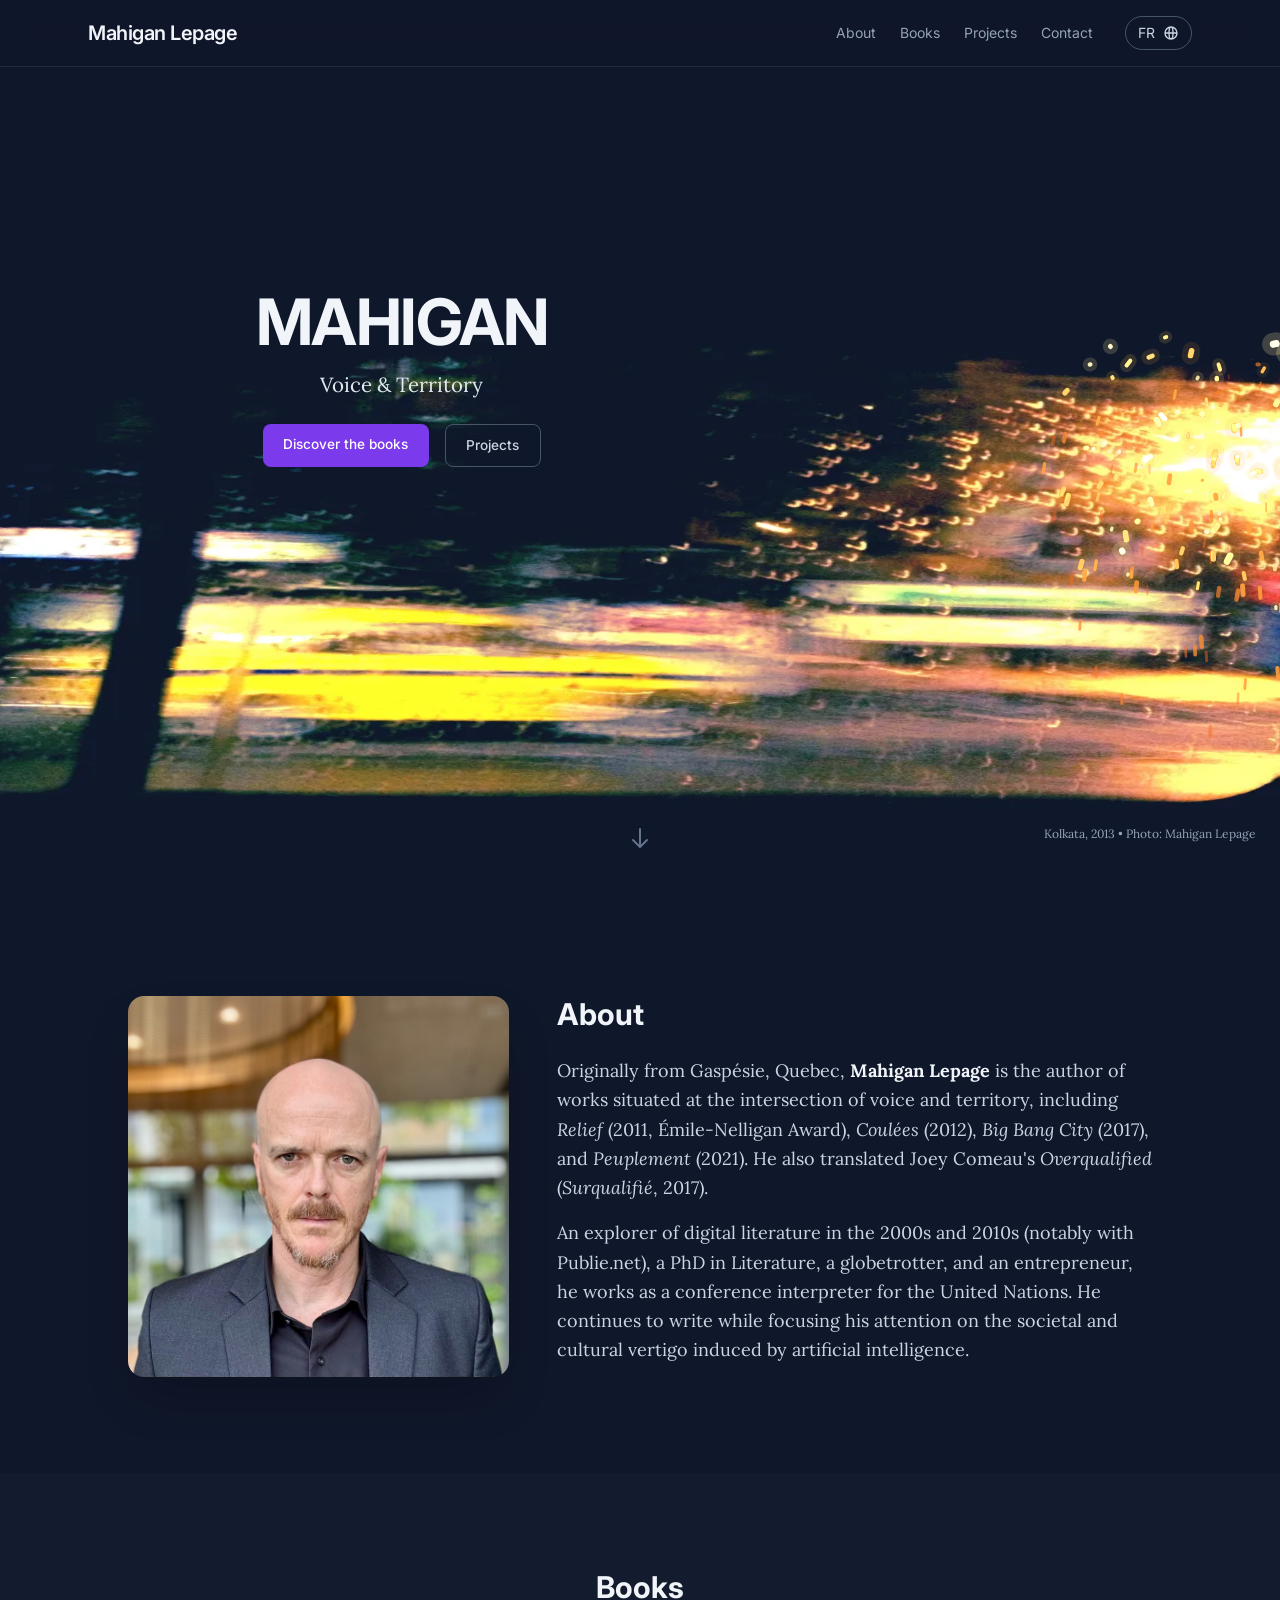
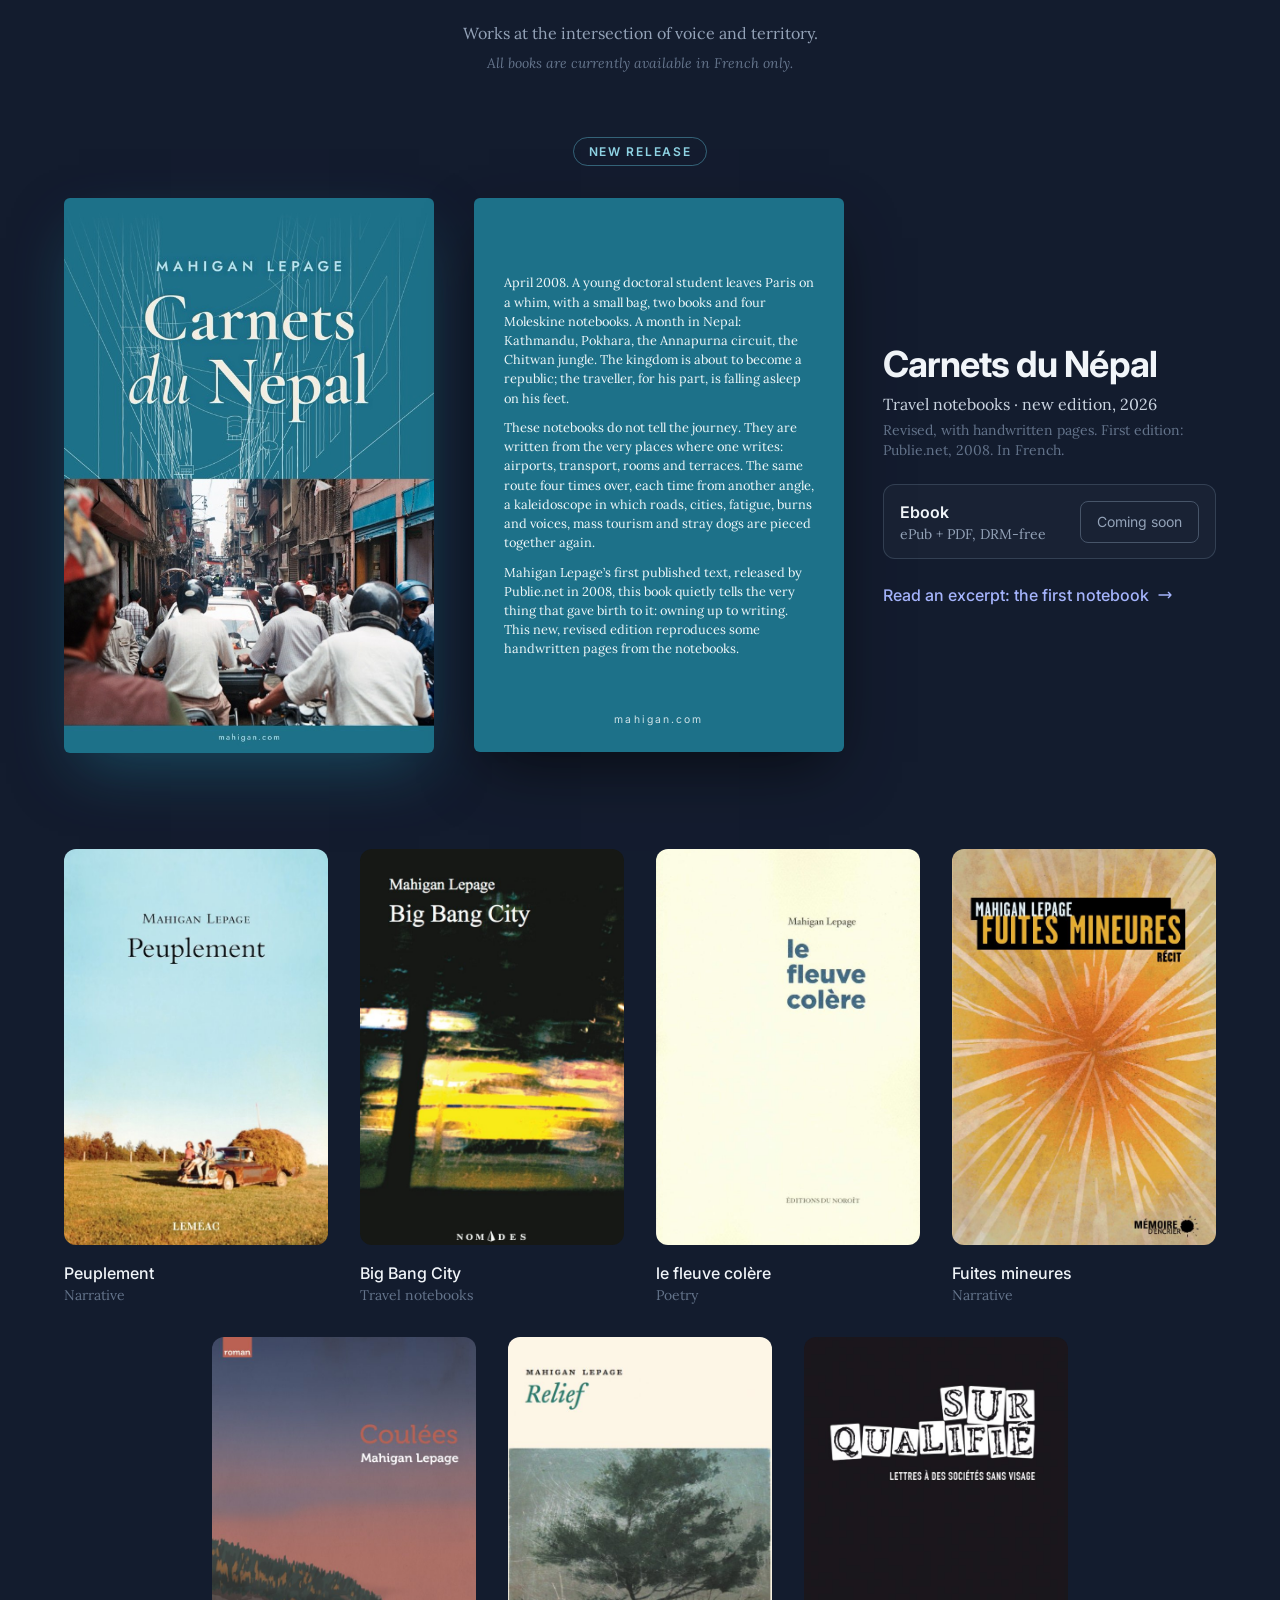
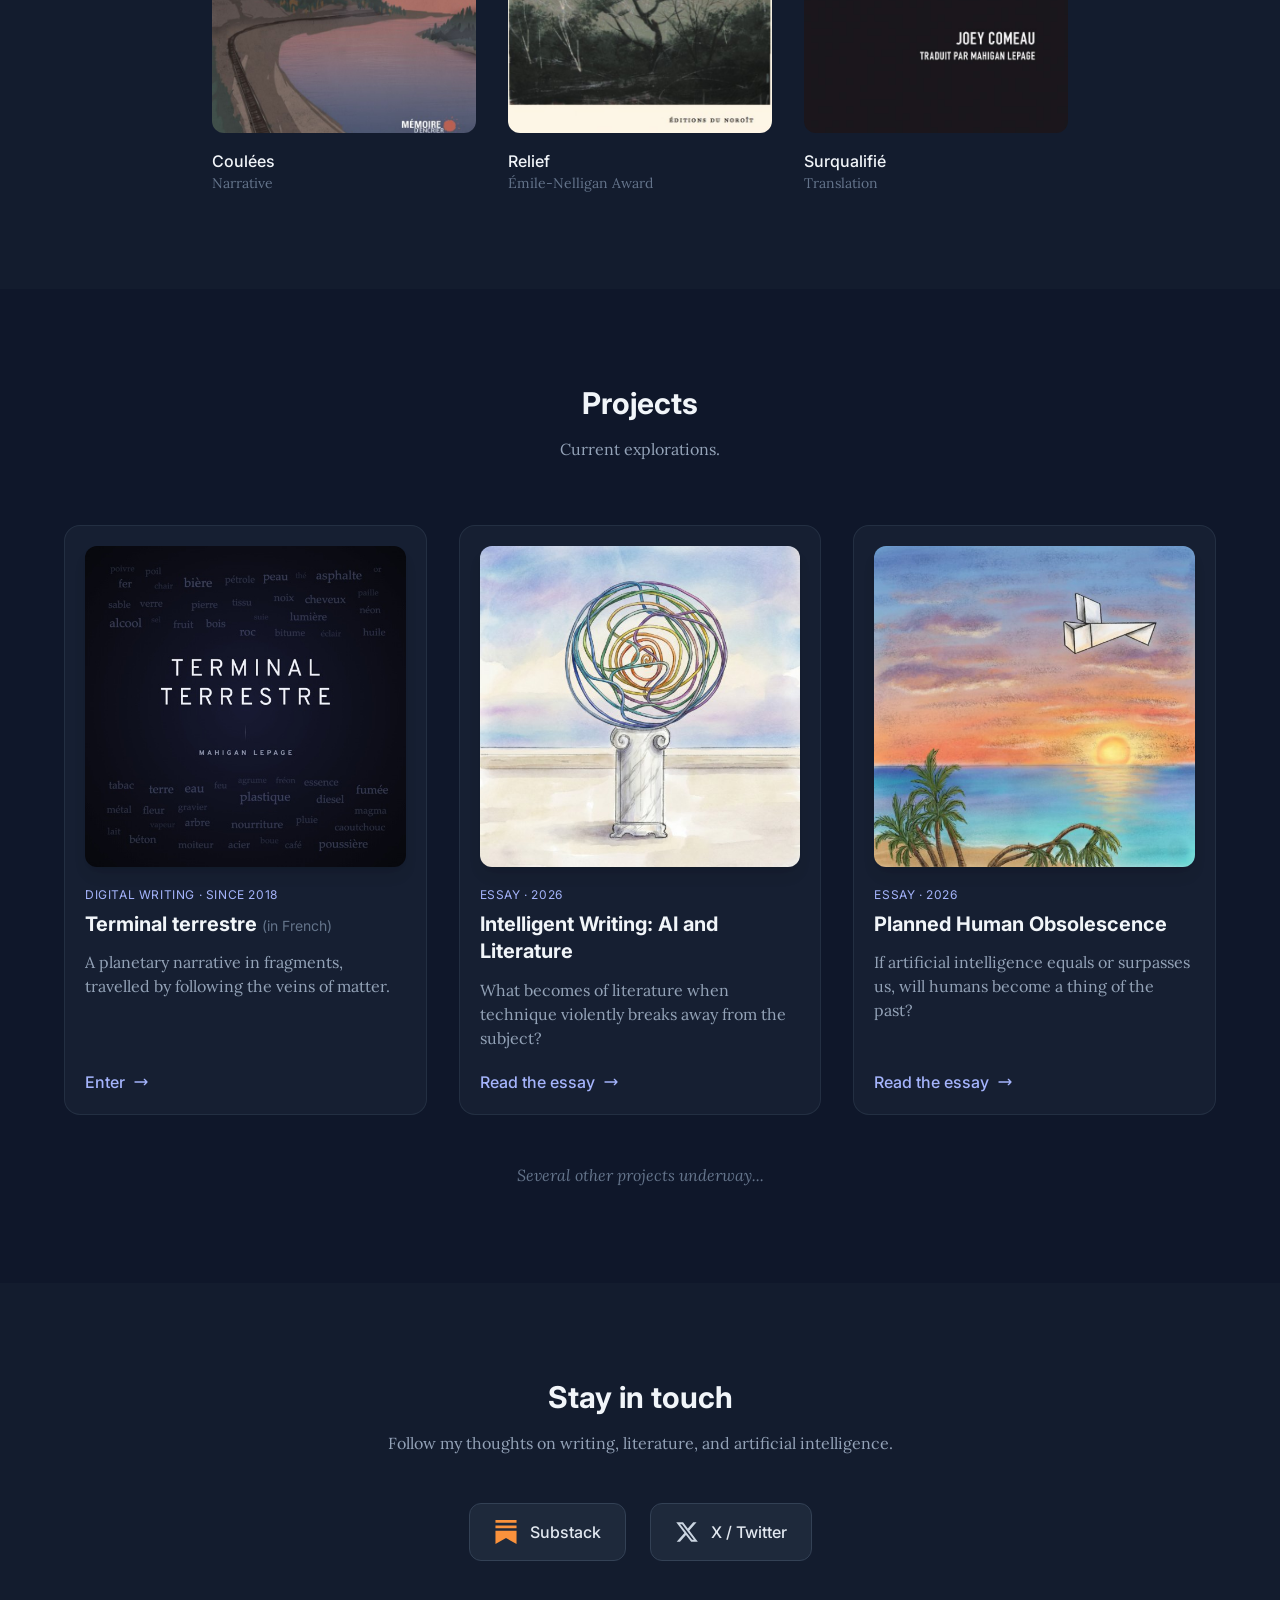
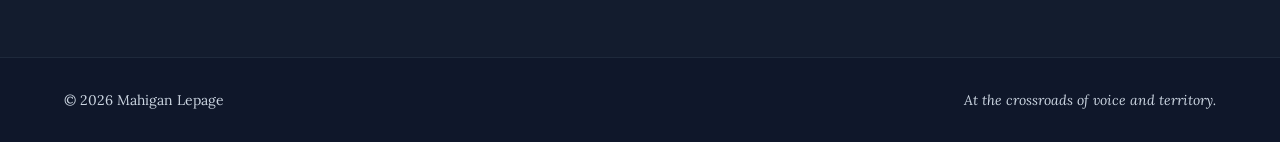
<file: index.html>
<!DOCTYPE html>
<html lang="fr" class="scroll-smooth">
<head>
    <meta charset="UTF-8">
    <meta name="viewport" content="width=device-width, initial-scale=1.0">
    <title>Mahigan Lepage, écrivain | voix et territoires</title>
    <meta name="description" content="Mahigan Lepage, écrivain québécois originaire de la Gaspésie : récits au croisement de la voix et du territoire. Relief (prix Émile-Nelligan), Coulées, Big Bang City, Peuplement.">
    <meta name="author" content="Mahigan Lepage">
    <meta name="robots" content="index, follow, max-image-preview:large">
    <meta name="theme-color" content="#0f172a">
    <link rel="canonical" href="https://mahigan.com/">
    <!-- Partage (Facebook, LinkedIn, X, Bluesky, messageries) -->
    <meta property="og:site_name" content="Mahigan Lepage">
    <meta property="og:locale" content="fr_CA">
    <meta property="og:locale:alternate" content="en_US">
    <meta property="og:type" content="profile">
    <meta property="profile:first_name" content="Mahigan">
    <meta property="profile:last_name" content="Lepage">
    <meta property="og:url" content="https://mahigan.com/">
    <meta property="og:title" content="Mahigan Lepage | voix et territoires">
    <meta property="og:description" content="Écrivain québécois originaire de la Gaspésie. Récits au croisement de la voix et du territoire : Relief (prix Émile-Nelligan), Coulées, Fuites mineures, Big Bang City, Peuplement.">
    <meta property="og:image" content="https://mahigan.com/assets/partage.jpg">
    <meta property="og:image:type" content="image/jpeg">
    <meta property="og:image:width" content="1200">
    <meta property="og:image:height" content="630">
    <meta property="og:image:alt" content="MAHIGAN — Voix &amp; territoires, sur une photo de nuit à Kolkata : un taxi jaune filé derrière une vitre mouillée">
    <meta name="twitter:card" content="summary_large_image">
    <meta name="twitter:creator" content="@mahiganL">
    <meta name="twitter:title" content="Mahigan Lepage | voix et territoires">
    <meta name="twitter:description" content="Écrivain québécois : récits au croisement de la voix et du territoire. Relief (prix Émile-Nelligan), Coulées, Big Bang City, Peuplement.">
    <meta name="twitter:image" content="https://mahigan.com/assets/partage.jpg">
    <meta name="twitter:image:alt" content="MAHIGAN — Voix &amp; territoires, sur une photo de nuit à Kolkata">

    <!-- Favicon -->
    <link rel="icon" type="image/png" sizes="192x192" href="assets/favicon/favicon-192.png">
    <link rel="apple-touch-icon" href="assets/favicon/apple-touch-icon.png">

    <!-- Google Fonts -->
    <link rel="preconnect" href="https://fonts.googleapis.com">
    <link rel="preconnect" href="https://fonts.gstatic.com" crossorigin>
    <link href="https://fonts.googleapis.com/css2?family=Inter:wght@300;400;500;600;700&family=Lora:ital,wght@0,400;0,500;0,600;1,400;1,500&display=swap" rel="stylesheet">

    <!-- Feuille Tailwind compilée (voir outils/tailwind.config.cjs pour la regénérer) -->
    <link rel="stylesheet" href="assets/site.css">

    <style>
        /* Custom styles */
        .glow {
            box-shadow: 0 0 60px rgba(99, 102, 241, 0.15);
        }

        .glow-hover:hover {
            box-shadow: 0 0 40px rgba(99, 102, 241, 0.2);
        }

        .text-gradient {
            background: linear-gradient(135deg, #e2e8f0 0%, #94a3b8 100%);
            -webkit-background-clip: text;
            -webkit-text-fill-color: transparent;
            background-clip: text;
        }

        .glass {
            background: rgba(15, 23, 42, 0.8);
            backdrop-filter: blur(12px);
            -webkit-backdrop-filter: blur(12px);
        }

        .hero-image {
            mask-image: linear-gradient(to bottom, black 70%, transparent 100%);
            -webkit-mask-image: linear-gradient(to bottom, black 70%, transparent 100%);
        }

        .book-card {
            transition: all 0.4s cubic-bezier(0.4, 0, 0.2, 1);
        }

        .book-card:hover {
            transform: translateY(-8px) scale(1.02);
        }

        /* Livres : 7 couvertures en rangées centrées — 4 + 3 (large), 3 + 3 + 1 (moyen),
           2 + 2 + 2 + 1 (téléphone) ; la dernière rangée est centrée sous les autres. */
        .livres {
            display: flex;
            flex-wrap: wrap;
            justify-content: center;
            gap: 1.5rem;
        }
        .livres > * { width: calc((100% - 1.5rem) / 2); }
        @media (min-width: 768px) {
            .livres { gap: 2rem; }
            .livres > * { width: calc((100% - 4rem) / 3); }
        }
        @media (min-width: 1024px) {
            .livres > * { width: calc((100% - 6rem) / 4); }
        }

        /* Nouveauté à la une (Carnets du Népal) : recto + quatrième de couverture + achat.
           Téléphone : recto, achat, quatrième ; tablette : recto | quatrième, achat dessous ;
           écran large : les trois côte à côte. Turquoise de la couverture : #1d7189. */
        .nouveaute { margin-bottom: 6rem; }
        .nouveaute-etiquette {
            display: table;
            margin: 0 auto 2rem;
            padding: 0.3rem 0.9rem;
            border: 1px solid rgba(94, 186, 210, 0.45);
            border-radius: 9999px;
            color: #8fd3e4;
            font-size: 0.75rem;
            font-weight: 600;
            letter-spacing: 0.14em;
            text-transform: uppercase;
        }
        .nouveaute-grille {
            display: grid;
            grid-template-columns: 1fr;
            gap: 2rem;
            align-items: start;
        }
        .nouveaute-recto {
            display: block;
            width: min(100%, 20rem);
            margin-inline: auto;
            cursor: pointer;
        }
        .nouveaute-recto img { box-shadow: 0 25px 60px -15px rgba(29, 113, 137, 0.55); }
        /* Quatrième : au moins aussi haute que le recto (étirée par la grille), plus si le texte l'exige. */
        .nouveaute-verso {
            container-type: inline-size;
            position: relative;
            display: flex;
            flex-direction: column;
            justify-content: center;
            padding: 8% 8% 13%;
            border-radius: 0.375rem;
            background: #1d7189;
            color: #eef7f9;
            line-height: 1.5;
            box-shadow: 0 25px 60px -15px rgba(0, 0, 0, 0.6);
        }
        /* Le texte suit la largeur de la quatrième (unités cqw : mesurées sur .nouveaute-verso). */
        .nouveaute-verso > div { font-size: 0.9rem; font-size: max(0.8rem, 3.45cqw); }
        .nouveaute-verso p + p { margin-top: 0.8em; }
        .nouveaute-verso-pied {
            position: absolute;
            left: 0; right: 0; bottom: 4.5%;
            text-align: center;
            font-family: Inter, system-ui, sans-serif;
            font-size: 0.7rem;
            font-size: max(0.65rem, 3cqw);
            letter-spacing: 0.2em;
            opacity: 0.85;
        }
        .nouveaute-infos { text-align: center; }
        .offres { display: flex; flex-direction: column; gap: 0.75rem; max-width: 26rem; margin-inline: auto; }
        @media (max-width: 639px) {
            .nouveaute-verso { order: 3; }   /* téléphone : l'achat d'abord, la quatrième ensuite */
        }
        @media (min-width: 640px) {
            .nouveaute-grille { grid-template-columns: 1fr 1fr; max-width: 54rem; margin-inline: auto; align-items: stretch; }
            .nouveaute-recto { width: 100%; align-self: start; }
            .nouveaute-infos { grid-column: 1 / -1; }
        }
        @media (min-width: 1280px) {
            .nouveaute-grille { grid-template-columns: 1fr 1fr 0.9fr; max-width: none; gap: 2.5rem; }
            .nouveaute-infos { grid-column: auto; align-self: center; text-align: left; }
            .offres { margin-inline: 0; }
        }
        /* Extrait : lecture confortable, comme une page du livre ; ◇ entre les fragments (comme dans l'ePub). */
        .extrait-manuscrit { max-width: 22rem; margin: 0 auto 3.5rem; }
        .extrait-texte { font-size: 1.125rem; line-height: 1.85; color: #e2e8f0; hyphens: auto; }
        .extrait-texte p { text-indent: 1.5em; }
        .extrait-texte p:first-child, .extrait-texte .extrait-losange + p { text-indent: 0; }
        .extrait-texte p + p { margin-top: 0.4em; }
        .extrait-texte .extrait-losange { text-indent: 0; text-align: center; color: #5ebad2; font-size: 1.3em; margin: 1.6em 0; }
        @media (min-width: 768px) { .extrait-texte { text-align: justify; } }
        .offre {
            display: flex;
            align-items: center;
            gap: 1rem;
            padding: 0.9rem 1rem;
            border: 1px solid rgba(71, 85, 105, 0.6);
            border-radius: 0.75rem;
            background: rgba(30, 41, 59, 0.6);
            text-align: left;
        }

        .fade-in {
            animation: fadeIn 0.8s ease-out forwards;
        }

        @keyframes fadeIn {
            from { opacity: 0; transform: translateY(20px); }
            to { opacity: 1; transform: translateY(0); }
        }

        /* ——— Accueil : Kolkata, la nuit (photo, iPhone 4S, 2013) ———
           Les noirs de la photo ont été étalonnés sur le fond du site (#0f172a) : elle se fond dans
           la page sans bord. Elle est réduite et poussée en bas à droite ; le texte est dans la nuit
           (le fond), à gauche ; crédit et flèche sur la bande noire de la portière (y > 84 %).
           --W / --H : taille de la photo (4:3) ; --left / --top : sa position. */
        .hero {
            /* Écran large : photo réduite (≈ 70 % de la largeur, jamais plus haute que l'écran),
               ancrée en bas à droite ; le reste est une nuit « artificielle » (le fond du site). */
            --W: min(70vw, calc((100vh - 4rem) * 1.24));
            --H: calc(var(--W) * 0.75);
            --left: calc(102vw - var(--W));
            --top: calc(100vh - var(--H) * 0.97);
            position: relative;
            overflow: hidden;
            height: 100vh;
            min-height: 34rem;
            background: #0f172a;
        }
        .hero-photo {                       /* écran large : composite deux fois plus large (route prolongée) */
            position: absolute;
            top: var(--top);
            left: calc(var(--left) - var(--W));
            width: calc(var(--W) * 2);
            height: var(--H);
        }
        .hero-parallax { position: absolute; inset: 0; }      /* photo fixe ; ce sont les étincelles qui bougent */
        .hero-parallax img { display: block; width: 100%; height: 100%; }
        .hero-texte {                       /* dans la nuit, ramené vers le centre */
            position: absolute;
            z-index: 10;
            left: max(1.5rem, 20vw);
            top: calc(4rem + (100vh - 4rem) * 0.27);
        }
        .hero-texte { width: fit-content; }
        .hero-titre { width: fit-content; margin-inline: auto; }   /* sous-titre centré sous MAHIGAN */
        .hero-titre p { text-align: center; }
        .hero-boutons { justify-content: center; }                 /* boutons centrés sous le titre */
        .hero-bas {                         /* sur la portière noire */
            position: absolute;
            z-index: 10;
            top: calc(var(--top) + var(--H) * 0.86);
            left: 0;
            right: 0;
        }
        /* Écrans larges : le texte suit la taille de la photo (en vw) pour rester dans la zone noire
           du haut à gauche quelle que soit la largeur de l'écran. */
        @media (min-aspect-ratio: 1/1) {
            .hero .hero-texte h1 { font-size: clamp(2.4rem, 5vw, 4.5rem); margin-bottom: clamp(0.6rem, 1.2vw, 1.25rem); }
            .hero .hero-texte p { font-size: clamp(1.05rem, 1.6vw, 1.5rem); margin-bottom: clamp(1rem, 1.8vw, 2rem); }
            .hero .hero-texte a { font-size: clamp(0.85rem, 1.05vw, 1rem); padding: clamp(0.55rem, 0.8vw, 0.75rem) clamp(1.1rem, 1.6vw, 1.75rem); }
        }
        /* Écrans en hauteur (téléphones, tablettes verticales) : photo cadrée sur le taxi et les
           lumières, dans le bas de l'écran ; le texte au-dessus, sur le noir. */
        @media (max-aspect-ratio: 1/1) {
            .hero {
                --W: 167vw;
                --left: calc(var(--W) * -0.25);
                --top: calc(100vh - var(--H) * 0.88);
                height: max(100vh, calc(var(--top) + var(--H) * 0.97));
            }
            .hero-photo { left: var(--left); width: var(--W); }   /* la photo seule */
            .hero-texte { top: 6.5rem; left: 1.5rem; right: 1.5rem; }
        }

        /* Hide elements based on language */
        [lang="en"] .lang-fr,
        [lang="fr"] .lang-en {
            display: none;
        }

        /* Adjust photo position based on language */
        [lang="en"] .about-photo {
            margin-top: 0;
        }
        [lang="fr"] .about-photo {
            margin-top: 1rem;
        }
    </style>
    <!-- Données structurées (Google) : l'auteur et ses livres -->
    <script type="application/ld+json">
    {
      "@context": "https://schema.org",
      "@graph": [
        {
          "@type": "WebSite",
          "@id": "https://mahigan.com/#site",
          "url": "https://mahigan.com/",
          "name": "Mahigan Lepage",
          "inLanguage": [
            "fr",
            "en"
          ],
          "about": {
            "@id": "https://mahigan.com/#mahigan"
          }
        },
        {
          "@type": "Person",
          "@id": "https://mahigan.com/#mahigan",
          "name": "Mahigan Lepage",
          "givenName": "Mahigan",
          "familyName": "Lepage",
          "url": "https://mahigan.com/",
          "image": "https://mahigan.com/assets/about-pictures/mahigan-lepage.jpg",
          "jobTitle": [
            "Écrivain",
            "Interprète de conférence"
          ],
          "description": "Écrivain québécois originaire de la Gaspésie, auteur de récits au croisement de la voix et du territoire.",
          "award": "Prix Émile-Nelligan 2012 (Relief)",
          "sameAs": [
            "https://mahigan.substack.com",
            "https://x.com/mahiganL"
          ],
          "workExample": [
            {
              "@type": "Book",
              "name": "Carnets du Népal",
              "author": {
                "@id": "https://mahigan.com/#mahigan"
              },
              "inLanguage": "fr",
              "datePublished": "2026",
              "bookEdition": "Nouvelle édition revue et corrigée (première édition : Publie.net, 2008)",
              "image": "https://mahigan.com/assets/book-covers/carnets-du-nepal-900.jpg",
              "url": "https://mahigan.com/#books"
            },
            {
              "@type": "Book",
              "name": "Peuplement",
              "author": {
                "@id": "https://mahigan.com/#mahigan"
              },
              "inLanguage": "fr",
              "datePublished": "2021",
              "publisher": {
                "@type": "Organization",
                "name": "Leméac Éditeur"
              },
              "isbn": "978-2-76094-866-2",
              "url": "https://www.leslibraires.ca/livres/peuplement-mahigan-lepage-9782760948662.html"
            },
            {
              "@type": "Book",
              "name": "Big Bang City : voyage en mégapoles d'Asie",
              "author": {
                "@id": "https://mahigan.com/#mahigan"
              },
              "inLanguage": "fr",
              "datePublished": "2017",
              "publisher": {
                "@type": "Organization",
                "name": "Leméac Éditeur"
              },
              "isbn": "978-2-7609-3658-4",
              "url": "https://www.leslibraires.ca/livres/big-bang-city-mahigan-lepage-9782760936584.html"
            },
            {
              "@type": "Book",
              "name": "le fleuve colère",
              "author": {
                "@id": "https://mahigan.com/#mahigan"
              },
              "inLanguage": "fr",
              "datePublished": "2017",
              "publisher": {
                "@type": "Organization",
                "name": "Éditions du Noroît"
              },
              "isbn": "978-2-89766-071-0",
              "url": "https://www.leslibraires.ca/livres/le-fleuve-colere-mahigan-lepage-9782897660710.html"
            },
            {
              "@type": "Book",
              "name": "Fuites mineures",
              "author": {
                "@id": "https://mahigan.com/#mahigan"
              },
              "inLanguage": "fr",
              "datePublished": "2014",
              "publisher": {
                "@type": "Organization",
                "name": "Éditions Mémoire d'encrier"
              },
              "isbn": "978-2-89712-254-6",
              "url": "https://www.leslibraires.ca/livres/fuites-mineures-mahigan-lepage-9782897122546.html"
            },
            {
              "@type": "Book",
              "name": "Coulées",
              "author": {
                "@id": "https://mahigan.com/#mahigan"
              },
              "inLanguage": "fr",
              "datePublished": "2012",
              "publisher": {
                "@type": "Organization",
                "name": "Éditions Mémoire d'encrier"
              },
              "isbn": "978-2-923713-70-0",
              "url": "https://www.leslibraires.ca/livres/coulees-mahigan-lepage-9782923713700.html"
            },
            {
              "@type": "Book",
              "name": "Relief",
              "author": {
                "@id": "https://mahigan.com/#mahigan"
              },
              "inLanguage": "fr",
              "datePublished": "2011",
              "publisher": {
                "@type": "Organization",
                "name": "Éditions du Noroît"
              },
              "isbn": "978-2-89018-725-2",
              "url": "https://www.leslibraires.ca/livres/relief-mahigan-lepage-9782890187252.html",
              "award": "Prix Émile-Nelligan 2012"
            },
            {
              "@type": "Book",
              "name": "Surqualifié : lettres à des sociétés sans visage",
              "author": {
                "@type": "Person",
                "name": "Joey Comeau"
              },
              "translator": {
                "@id": "https://mahigan.com/#mahigan"
              },
              "translationOfWork": {
                "@type": "Book",
                "name": "Overqualified",
                "inLanguage": "en"
              },
              "inLanguage": "fr",
              "datePublished": "2017",
              "publisher": {
                "@type": "Organization",
                "name": "Éditions Mémoire d'encrier"
              },
              "isbn": "978-2-89712-399-4",
              "url": "https://www.leslibraires.ca/livres/surqualifie-joey-comeau-9782897123994.html"
            }
          ]
        }
      ]
    }
    </script>
</head>

<body class="bg-slate-900 text-slate-300 font-serif antialiased">

    <!-- Navigation -->
    <nav class="fixed top-0 left-0 right-0 z-50 glass border-b border-slate-700/50">
        <div class="max-w-6xl mx-auto px-6 py-4">
            <div class="flex items-center justify-between">
                <!-- Logo/Name -->
                <a href="#" class="font-sans font-semibold text-xl text-slate-100 tracking-tight hover:text-indigo-300 transition-colors">
                    Mahigan Lepage
                </a>

                <!-- Nav Links + Language Switch -->
                <div class="flex items-center gap-8">
                    <!-- Navigation Links -->
                    <div class="hidden md:flex items-center gap-6 font-sans text-sm">
                        <a href="#about" class="text-slate-400 hover:text-slate-100 transition-colors">
                            <span class="lang-fr">À propos</span>
                            <span class="lang-en">About</span>
                        </a>
                        <a href="#books" class="text-slate-400 hover:text-slate-100 transition-colors">
                            <span class="lang-fr">Livres</span>
                            <span class="lang-en">Books</span>
                        </a>
                        <a href="#projects" class="text-slate-400 hover:text-slate-100 transition-colors">
                            <span class="lang-fr">Projets</span>
                            <span class="lang-en">Projects</span>
                        </a>
                        <a href="#contact" class="text-slate-400 hover:text-slate-100 transition-colors">
                            <span class="lang-fr">Contact</span>
                            <span class="lang-en">Contact</span>
                        </a>
                    </div>

                    <!-- Language Switch -->
                    <button id="langSwitch" class="flex items-center gap-2 px-3 py-1.5 rounded-full border border-slate-600 hover:border-indigo-400 text-sm font-sans transition-all hover:bg-slate-800">
                        <span class="lang-fr">EN</span>
                        <span class="lang-en">FR</span>
                        <svg class="w-4 h-4" fill="none" stroke="currentColor" viewBox="0 0 24 24">
                            <path stroke-linecap="round" stroke-linejoin="round" stroke-width="2" d="M21 12a9 9 0 01-9 9m9-9a9 9 0 00-9-9m9 9H3m9 9a9 9 0 01-9-9m9 9c1.657 0 3-4.03 3-9s-1.343-9-3-9m0 18c-1.657 0-3-4.03-3-9s1.343-9 3-9m-9 9a9 9 0 019-9"/>
                        </svg>
                    </button>

                    <!-- Mobile Menu Button -->
                    <button id="mobileMenuBtn" class="md:hidden p-2 text-slate-400 hover:text-slate-100">
                        <svg class="w-6 h-6" fill="none" stroke="currentColor" viewBox="0 0 24 24">
                            <path stroke-linecap="round" stroke-linejoin="round" stroke-width="2" d="M4 6h16M4 12h16M4 18h16"/>
                        </svg>
                    </button>
                </div>
            </div>

            <!-- Mobile Menu -->
            <div id="mobileMenu" class="hidden md:hidden mt-4 pb-4 border-t border-slate-700/50 pt-4">
                <div class="flex flex-col gap-4 font-sans text-sm">
                    <a href="#about" class="text-slate-400 hover:text-slate-100 transition-colors">
                        <span class="lang-fr">À propos</span>
                        <span class="lang-en">About</span>
                    </a>
                    <a href="#books" class="text-slate-400 hover:text-slate-100 transition-colors">
                        <span class="lang-fr">Livres</span>
                        <span class="lang-en">Books</span>
                    </a>
                    <a href="#projects" class="text-slate-400 hover:text-slate-100 transition-colors">
                        <span class="lang-fr">Projets</span>
                        <span class="lang-en">Projects</span>
                    </a>
                    <a href="#contact" class="text-slate-400 hover:text-slate-100 transition-colors">
                        <span class="lang-fr">Contact</span>
                        <span class="lang-en">Contact</span>
                    </a>
                </div>
            </div>
        </div>
    </nav>

    <!-- Hero : Kolkata, la nuit (voir les styles .hero : tout est posé sur les zones noires de la photo) -->
    <section class="hero">
        <div class="hero-photo">
            <div class="hero-parallax">
                <picture>
                    <!-- Écrans en hauteur : la photo seule -->
                    <source media="(max-aspect-ratio: 1/1)" type="image/webp" srcset="assets/theme-picture/taxi-kolkata-1280.webp">
                    <source media="(max-aspect-ratio: 1/1)" srcset="assets/theme-picture/taxi-kolkata-1600.jpg">
                    <!-- Écrans larges : composite, route prolongée vers la gauche (photo dans la moitié droite) -->
                    <source type="image/webp"
                            srcset="assets/theme-picture/taxi-kolkata-route-1800.webp 1800w, assets/theme-picture/taxi-kolkata-route-3200.webp 3200w"
                            sizes="140vw">
                    <img src="assets/theme-picture/taxi-kolkata-route-2400.jpg"
                         alt="Un taxi jaune filé dans la nuit, vu à travers une vitre de voiture mouillée, Kolkata"
                         width="3200" height="1200" fetchpriority="high">
                </picture>
            </div>
        </div>

        <div class="hero-texte">
            <div class="hero-titre">
            <h1 class="font-sans font-bold text-5xl lg:text-6xl xl:text-7xl text-slate-100 mb-5 tracking-tight">
                MAHIGAN
            </h1>
            <p class="text-xl md:text-2xl text-slate-200 mb-8 font-light">
                <span class="lang-fr">Voix & territoires</span>
                <span class="lang-en">Voice & Territory</span>
            </p>
            </div>
            <div class="hero-boutons flex flex-wrap gap-4">
                <a href="#books" class="px-7 py-3 bg-violet-600 hover:bg-violet-500 text-white font-sans font-medium rounded-lg transition-all hover:shadow-lg hover:shadow-violet-500/25">
                    <span class="lang-fr">Découvrir les livres</span>
                    <span class="lang-en">Discover the books</span>
                </a>
                <a href="#projects" class="px-7 py-3 border border-slate-600 hover:border-slate-400 text-slate-300 font-sans font-medium rounded-lg transition-all hover:bg-slate-800">
                    <span class="lang-fr">Projets</span>
                    <span class="lang-en">Projects</span>
                </a>
            </div>
        </div>

        <div class="hero-bas">
            <a href="#about" class="block w-6 mx-auto animate-bounce text-slate-500 hover:text-slate-300 transition-colors" aria-label="Descendre">
                <svg class="w-6 h-6" fill="none" stroke="currentColor" viewBox="0 0 24 24">
                    <path stroke-linecap="round" stroke-linejoin="round" stroke-width="2" d="M19 14l-7 7m0 0l-7-7m7 7V3"/>
                </svg>
            </a>
            <p class="hero-credit absolute right-6 top-0 text-xs text-slate-400">
                <span class="lang-fr">Kolkata, 2013 &bull; Photo : Mahigan Lepage</span>
                <span class="lang-en">Kolkata, 2013 &bull; Photo: Mahigan Lepage</span>
            </p>
        </div>
    </section>

    <!-- About Section -->
    <section id="about" class="py-24 px-6">
        <div class="max-w-5xl mx-auto">
            <div class="grid md:grid-cols-5 gap-12 items-start">
                <!-- Photo -->
                <div class="md:col-span-2 about-photo">
                    <div class="relative group">
                        <div class="absolute -inset-2 bg-gradient-to-r from-indigo-500/20 to-violet-500/20 rounded-2xl blur-xl opacity-0 group-hover:opacity-100 transition-opacity"></div>
                        <img
                            src="assets/about-pictures/mahigan-lepage.jpg"
                            alt="Mahigan Lepage, écrivain"
                            width="800" height="800" loading="lazy"
                            class="relative rounded-2xl w-full shadow-2xl"
                        >
                    </div>
                </div>

                <!-- Bio -->
                <div class="md:col-span-3">
                    <h2 class="font-sans font-bold text-3xl text-slate-100 mb-6">
                        <span class="lang-fr">À propos</span>
                        <span class="lang-en">About</span>
                    </h2>
                    <div class="space-y-4 text-lg leading-relaxed">
                        <p class="lang-fr">
                            Originaire de la Gaspésie, au Québec, <strong class="text-slate-100">Mahigan Lepage</strong> est l'auteur de récits situés au croisement de la voix et du territoire, dont <em>Relief</em> (2011, prix Émile-Nelligan), <em>Coulées</em> (2012), <em>Big Bang City : voyages en mégapoles d'Asie</em> (2017) et <em>Peuplement</em> (2021). Il a aussi signé la traduction d'<em>Overqualified</em> de Joey Comeau – <em>Surqualifié : lettres à des sociétés sans visage</em> (2017).
                        </p>
                        <p class="lang-en">
                            Originally from Gaspésie, Quebec, <strong class="text-slate-100">Mahigan Lepage</strong> is the author of works situated at the intersection of voice and territory, including <em>Relief</em> (2011, Émile-Nelligan Award), <em>Coulées</em> (2012), <em>Big Bang City</em> (2017), and <em>Peuplement</em> (2021). He also translated Joey Comeau's <em>Overqualified</em> (<em>Surqualifié</em>, 2017).
                        </p>
                        <p class="lang-fr">
                            Explorateur de la littérature numérique dans les années 2000 et 2010 (notamment avec Publie.net), docteur ès lettres, bourlingueur, entrepreneur, il travaille comme interprète de conférence pour les Nations Unies. Il continue à écrire tout en consacrant son attention au vertige sociétal et culturel induit par l'intelligence artificielle.
                        </p>
                        <p class="lang-en">
                            An explorer of digital literature in the 2000s and 2010s (notably with Publie.net), a PhD in Literature, a globetrotter, and an entrepreneur, he works as a conference interpreter for the United Nations. He continues to write while focusing his attention on the societal and cultural vertigo induced by artificial intelligence.
                        </p>
                    </div>
                </div>
            </div>
        </div>
    </section>

    <!-- Books Section -->
    <section id="books" class="py-24 px-6 bg-slate-800/30">
        <div class="max-w-6xl mx-auto">
            <div class="text-center mb-16">
                <h2 class="font-sans font-bold text-3xl text-slate-100 mb-4">
                    <span class="lang-fr">Livres</span>
                    <span class="lang-en">Books</span>
                </h2>
                <p class="text-slate-400 max-w-2xl mx-auto">
                    <span class="lang-fr">Récits au croisement de la voix et du territoire.</span>
                    <span class="lang-en">Works at the intersection of voice and territory.</span>
                </p>
                <p class="text-slate-500 text-sm mt-2 lang-en italic">
                    All books are currently available in French only.
                </p>
            </div>

            <!-- Nouveauté à la une : Carnets du Népal (recto, quatrième de couverture, achat).
                 Formats, prix et liens de paiement : booksData.carnetsnepal.offres (script.js). -->
            <div class="nouveaute">
                <p class="nouveaute-etiquette font-sans">
                    <span class="lang-fr">Nouveauté</span>
                    <span class="lang-en">New release</span>
                </p>
                <div class="nouveaute-grille">
                    <button type="button" class="nouveaute-recto book-card" onclick="openBookModal('carnetsnepal')">
                        <img src="assets/book-covers/carnets-du-nepal-900.jpg"
                             srcset="assets/book-covers/carnets-du-nepal-600.jpg 600w, assets/book-covers/carnets-du-nepal-900.jpg 900w"
                             sizes="(min-width: 1280px) 370px, (min-width: 640px) min(45vw, 420px), 80vw"
                             width="900" height="1350" loading="lazy"
                             alt="Carnets du Népal, Mahigan Lepage : couverture"
                             class="w-full rounded-md shadow-2xl">
                    </button>

                    <div class="nouveaute-verso" role="group" aria-label="Quatrième de couverture">
                        <div class="lang-fr">
                            <p>Avril 2008. Un jeune doctorant quitte Paris sur un coup de tête, avec un petit sac, deux bouquins et quatre carnets Moleskine. Un mois au Népal : Katmandou, Pokhara, le tour de l’Annapurna, la jungle de Chitwan. Le royaume est en passe de devenir une république; le voyageur, lui, tombe de sommeil.</p>
                            <p>Ces carnets ne racontent pas le voyage. Ils s’écrivent depuis les lieux mêmes où l’on écrit : aéroports, transports, chambres et terrasses. Quatre fois le même trajet, chaque fois sous un autre angle, kaléidoscope où se recomposent les routes, les villes, les fatigues, les brûlures et les voix, le tourisme de masse et les chiens errants.</p>
                            <p>Premier texte publié de Mahigan Lepage, paru chez Publie.net en 2008, ce livre raconte en filigrane cela même qui lui donne naissance : assumer d’écrire. Cette nouvelle édition, revue et corrigée, reproduit certaines pages manuscrites des carnets.</p>
                        </div>
                        <div class="lang-en">
                            <p>April 2008. A young doctoral student leaves Paris on a whim, with a small bag, two books and four Moleskine notebooks. A month in Nepal: Kathmandu, Pokhara, the Annapurna circuit, the Chitwan jungle. The kingdom is about to become a republic; the traveller, for his part, is falling asleep on his feet.</p>
                            <p>These notebooks do not tell the journey. They are written from the very places where one writes: airports, transport, rooms and terraces. The same route four times over, each time from another angle, a kaleidoscope in which roads, cities, fatigue, burns and voices, mass tourism and stray dogs are pieced together again.</p>
                            <p>Mahigan Lepage’s first published text, released by Publie.net in 2008, this book quietly tells the very thing that gave birth to it: owning up to writing. This new, revised edition reproduces some handwritten pages from the notebooks.</p>
                        </div>
                        <p class="nouveaute-verso-pied">mahigan.com</p>
                    </div>

                    <div class="nouveaute-infos">
                        <h3 class="font-sans font-bold text-3xl lg:text-4xl text-slate-100 tracking-tight mb-2">Carnets du Népal</h3>
                        <p class="text-slate-300 mb-1">
                            <span class="lang-fr">Carnets de voyage · nouvelle édition, 2026</span>
                            <span class="lang-en">Travel notebooks · new edition, 2026</span>
                        </p>
                        <p class="text-sm text-slate-500 mb-6">
                            <span class="lang-fr">Revue et corrigée, avec des pages manuscrites. Première édition : Publie.net, 2008.</span>
                            <span class="lang-en">Revised, with handwritten pages. First edition: Publie.net, 2008. In French.</span>
                        </p>
                        <div id="offresCarnetsNepal" class="offres"></div>
                        <button type="button" onclick="openExtrait()" class="mt-6 inline-flex items-center gap-2 text-indigo-300 hover:text-indigo-200 font-sans font-medium transition-colors group/link">
                            <span class="lang-fr">Lire un extrait : le premier carnet</span>
                            <span class="lang-en">Read an excerpt: the first notebook</span>
                            <svg class="w-4 h-4 group-hover/link:translate-x-1 transition-transform" fill="none" stroke="currentColor" viewBox="0 0 24 24"><path stroke-linecap="round" stroke-linejoin="round" stroke-width="2" d="M17 8l4 4m0 0l-4 4m4-4H3"/></svg>
                        </button>
                    </div>
                </div>
            </div>

            <!-- Livres : rangées centrées (4 + 3 sur écran large), pas de case vide décalée -->
            <div class="livres">

                <!-- Peuplement -->
                <div class="book-card group cursor-pointer" onclick="openBookModal('peuplement')">
                    <div class="relative overflow-hidden rounded-xl glow-hover">
                        <img src="assets/book-covers/peuplement-600.jpg" loading="lazy" width="600" height="900" alt="Peuplement" class="w-full aspect-[2/3] object-cover">
                        <div class="absolute inset-0 bg-gradient-to-t from-slate-900 via-transparent to-transparent opacity-0 group-hover:opacity-100 transition-opacity"></div>
                        <div class="absolute bottom-0 left-0 right-0 p-4 translate-y-full group-hover:translate-y-0 transition-transform">
                            <span class="text-xs font-sans text-indigo-300">2021 &middot; Leméac</span>
                        </div>
                    </div>
                    <h3 class="font-sans font-medium text-slate-100 mt-4 group-hover:text-indigo-300 transition-colors">Peuplement</h3>
                    <p class="text-sm text-slate-500">
                        <span class="lang-fr">Récit</span>
                        <span class="lang-en">Narrative</span>
                    </p>
                </div>

                <!-- Big Bang City -->
                <div class="book-card group cursor-pointer" onclick="openBookModal('bigbangcity')">
                    <div class="relative overflow-hidden rounded-xl glow-hover">
                        <img src="assets/book-covers/big-bang-city-600.jpg" loading="lazy" width="600" height="900" alt="Big Bang City" class="w-full aspect-[2/3] object-cover">
                        <div class="absolute inset-0 bg-gradient-to-t from-slate-900 via-transparent to-transparent opacity-0 group-hover:opacity-100 transition-opacity"></div>
                        <div class="absolute bottom-0 left-0 right-0 p-4 translate-y-full group-hover:translate-y-0 transition-transform">
                            <span class="text-xs font-sans text-indigo-300">2017 &middot; Leméac</span>
                        </div>
                    </div>
                    <h3 class="font-sans font-medium text-slate-100 mt-4 group-hover:text-indigo-300 transition-colors">Big Bang City</h3>
                    <p class="text-sm text-slate-500">
                        <span class="lang-fr">Carnets de voyage</span>
                        <span class="lang-en">Travel notebooks</span>
                    </p>
                </div>

                <!-- le fleuve colère -->
                <div class="book-card group cursor-pointer" onclick="openBookModal('fleuvecolere')">
                    <div class="relative overflow-hidden rounded-xl glow-hover">
                        <img src="assets/book-covers/fleuve-colere-600.jpg" loading="lazy" width="600" height="900" alt="le fleuve colère" class="w-full aspect-[2/3] object-cover">
                        <div class="absolute inset-0 bg-gradient-to-t from-slate-900 via-transparent to-transparent opacity-0 group-hover:opacity-100 transition-opacity"></div>
                        <div class="absolute bottom-0 left-0 right-0 p-4 translate-y-full group-hover:translate-y-0 transition-transform">
                            <span class="text-xs font-sans text-indigo-300">2017 &middot; Noroît</span>
                        </div>
                    </div>
                    <h3 class="font-sans font-medium text-slate-100 mt-4 group-hover:text-indigo-300 transition-colors">le fleuve colère</h3>
                    <p class="text-sm text-slate-500">
                        <span class="lang-fr">Poésie</span>
                        <span class="lang-en">Poetry</span>
                    </p>
                </div>

                <!-- Fuites mineures -->
                <div class="book-card group cursor-pointer" onclick="openBookModal('fuitesmineures')">
                    <div class="relative overflow-hidden rounded-xl glow-hover">
                        <img src="assets/book-covers/fuites-mineures-600.jpg" loading="lazy" width="600" height="900" alt="Fuites mineures" class="w-full aspect-[2/3] object-cover">
                        <div class="absolute inset-0 bg-gradient-to-t from-slate-900 via-transparent to-transparent opacity-0 group-hover:opacity-100 transition-opacity"></div>
                        <div class="absolute bottom-0 left-0 right-0 p-4 translate-y-full group-hover:translate-y-0 transition-transform">
                            <span class="text-xs font-sans text-indigo-300">2014 &middot; Mémoire d'encrier</span>
                        </div>
                    </div>
                    <h3 class="font-sans font-medium text-slate-100 mt-4 group-hover:text-indigo-300 transition-colors">Fuites mineures</h3>
                    <p class="text-sm text-slate-500">
                        <span class="lang-fr">Récit</span>
                        <span class="lang-en">Narrative</span>
                    </p>
                </div>

                <!-- Coulées -->
                <div class="book-card group cursor-pointer" onclick="openBookModal('coulees')">
                    <div class="relative overflow-hidden rounded-xl glow-hover">
                        <img src="assets/book-covers/coulees-600.jpg" loading="lazy" width="600" height="900" alt="Coulées" class="w-full aspect-[2/3] object-cover">
                        <div class="absolute inset-0 bg-gradient-to-t from-slate-900 via-transparent to-transparent opacity-0 group-hover:opacity-100 transition-opacity"></div>
                        <div class="absolute bottom-0 left-0 right-0 p-4 translate-y-full group-hover:translate-y-0 transition-transform">
                            <span class="text-xs font-sans text-indigo-300">2012 &middot; Mémoire d'encrier</span>
                        </div>
                    </div>
                    <h3 class="font-sans font-medium text-slate-100 mt-4 group-hover:text-indigo-300 transition-colors">Coulées</h3>
                    <p class="text-sm text-slate-500">
                        <span class="lang-fr">Récit</span>
                        <span class="lang-en">Narrative</span>
                    </p>
                </div>

                <!-- Relief -->
                <div class="book-card group cursor-pointer" onclick="openBookModal('relief')">
                    <div class="relative overflow-hidden rounded-xl glow-hover">
                        <img src="assets/book-covers/relief-600.jpg" loading="lazy" width="600" height="900" alt="Relief" class="w-full aspect-[2/3] object-cover">
                        <div class="absolute inset-0 bg-gradient-to-t from-slate-900 via-transparent to-transparent opacity-0 group-hover:opacity-100 transition-opacity"></div>
                        <div class="absolute bottom-0 left-0 right-0 p-4 translate-y-full group-hover:translate-y-0 transition-transform">
                            <span class="text-xs font-sans text-indigo-300">2011 &middot; Noroît</span>
                        </div>
                    </div>
                    <h3 class="font-sans font-medium text-slate-100 mt-4 group-hover:text-indigo-300 transition-colors">Relief</h3>
                    <p class="text-sm text-slate-500">
                        <span class="lang-fr">Prix Émile-Nelligan</span>
                        <span class="lang-en">Émile-Nelligan Award</span>
                    </p>
                </div>

                <!-- Surqualifié (Translation) -->
                <div class="book-card group cursor-pointer" onclick="openBookModal('surqualifie')">
                    <div class="relative overflow-hidden rounded-xl glow-hover">
                        <img src="assets/book-covers/surqualifie-lettres-600.jpg" loading="lazy" width="600" height="900" alt="Surqualifié" class="w-full aspect-[2/3] object-cover">
                        <div class="absolute inset-0 bg-gradient-to-t from-slate-900 via-transparent to-transparent opacity-0 group-hover:opacity-100 transition-opacity"></div>
                        <div class="absolute bottom-0 left-0 right-0 p-4 translate-y-full group-hover:translate-y-0 transition-transform">
                            <span class="text-xs font-sans text-indigo-300">2017 &middot; Mémoire d'encrier</span>
                        </div>
                    </div>
                    <h3 class="font-sans font-medium text-slate-100 mt-4 group-hover:text-indigo-300 transition-colors">Surqualifié</h3>
                    <p class="text-sm text-slate-500">
                        <span class="lang-fr">Traduction</span>
                        <span class="lang-en">Translation</span>
                    </p>
                </div>

            </div>
        </div>
    </section>

    <!-- Projects Section -->
    <section id="projects" class="py-24 px-6">
        <div class="max-w-6xl mx-auto">
            <div class="text-center mb-16">
                <h2 class="font-sans font-bold text-3xl text-slate-100 mb-4">
                    <span class="lang-fr">Projets</span>
                    <span class="lang-en">Projects</span>
                </h2>
                <p class="text-slate-400">
                    <span class="lang-fr">Explorations en cours.</span>
                    <span class="lang-en">Current explorations.</span>
                </p>
            </div>

            <!-- Projets : du plus récent au plus ancien -->
            <div class="grid md:grid-cols-3 gap-6 md:gap-8">
                <!-- Terminal terrestre -->
                <article class="group relative flex flex-col bg-slate-800/50 border border-slate-700/50 hover:border-indigo-500/40 rounded-2xl p-5 transition-colors">
                    <a href="/tt/" class="lang-fr block"><img src="assets/project-picture/terminal-terrestre.jpg" alt="Terminal terrestre" loading="lazy" width="560" height="560" class="w-full aspect-square object-cover rounded-xl shadow-lg group-hover:opacity-90 transition-opacity"></a>
                    <a href="/tt/" class="lang-en block"><img src="assets/project-picture/terminal-terrestre.jpg" alt="Terminal terrestre" loading="lazy" width="560" height="560" class="w-full aspect-square object-cover rounded-xl shadow-lg group-hover:opacity-90 transition-opacity"></a>
                    <p class="mt-5 mb-2 font-sans text-xs uppercase tracking-wider text-indigo-300">
                        <span class="lang-fr">Écriture numérique · depuis 2018</span><span class="lang-en">Digital writing · since 2018</span>
                    </p>
                    <h3 class="font-sans font-bold text-xl text-slate-100 mb-3 leading-snug">
                        <a href="/tt/" class="lang-fr hover:text-indigo-300 transition-colors">Terminal terrestre</a>
                        <a href="/tt/" class="lang-en hover:text-indigo-300 transition-colors">Terminal terrestre</a> <span class="lang-en font-normal text-sm text-slate-500">(in French)</span>
                    </h3>
                    <p class="text-slate-400 mb-5 flex-1">
                        <span class="lang-fr">Un récit planétaire en fragments, où l'on voyage en suivant les filons de la matière.</span>
                        <span class="lang-en">A planetary narrative in fragments, travelled by following the veins of matter.</span>
                    </p>
                    <a href="/tt/" class="lang-fr inline-flex items-center gap-2 text-indigo-300 hover:text-indigo-200 font-sans font-medium transition-colors group/link">Entrer <svg class="w-4 h-4 group-hover/link:translate-x-1 transition-transform" fill="none" stroke="currentColor" viewBox="0 0 24 24"><path stroke-linecap="round" stroke-linejoin="round" stroke-width="2" d="M17 8l4 4m0 0l-4 4m4-4H3"/></svg></a>
                    <a href="/tt/" class="lang-en inline-flex items-center gap-2 text-indigo-300 hover:text-indigo-200 font-sans font-medium transition-colors group/link">Enter <svg class="w-4 h-4 group-hover/link:translate-x-1 transition-transform" fill="none" stroke="currentColor" viewBox="0 0 24 24"><path stroke-linecap="round" stroke-linejoin="round" stroke-width="2" d="M17 8l4 4m0 0l-4 4m4-4H3"/></svg></a>
                </article>
                <!-- L'écriture intelligente : IA et littérature -->
                <article class="group relative flex flex-col bg-slate-800/50 border border-slate-700/50 hover:border-indigo-500/40 rounded-2xl p-5 transition-colors">
                    <a href="https://intelligent-writing.com/fr/" target="_blank" rel="noopener" class="lang-fr block"><img src="assets/project-picture/intelligent-writing.jpg" alt="L'écriture intelligente : IA et littérature" loading="lazy" width="560" height="560" class="w-full aspect-square object-cover rounded-xl shadow-lg group-hover:opacity-90 transition-opacity"></a>
                    <a href="https://intelligent-writing.com/en/" target="_blank" rel="noopener" class="lang-en block"><img src="assets/project-picture/intelligent-writing.jpg" alt="Intelligent Writing: AI and Literature" loading="lazy" width="560" height="560" class="w-full aspect-square object-cover rounded-xl shadow-lg group-hover:opacity-90 transition-opacity"></a>
                    <p class="mt-5 mb-2 font-sans text-xs uppercase tracking-wider text-indigo-300">
                        <span class="lang-fr">Essai · 2026</span><span class="lang-en">Essay · 2026</span>
                    </p>
                    <h3 class="font-sans font-bold text-xl text-slate-100 mb-3 leading-snug">
                        <a href="https://intelligent-writing.com/fr/" target="_blank" rel="noopener" class="lang-fr hover:text-indigo-300 transition-colors">L'écriture intelligente : IA et littérature</a>
                        <a href="https://intelligent-writing.com/en/" target="_blank" rel="noopener" class="lang-en hover:text-indigo-300 transition-colors">Intelligent Writing: AI and Literature</a>
                    </h3>
                    <p class="text-slate-400 mb-5 flex-1">
                        <span class="lang-fr">Qu'advient-il de la littérature quand la technique se sépare violemment du sujet?</span>
                        <span class="lang-en">What becomes of literature when technique violently breaks away from the subject?</span>
                    </p>
                    <a href="https://intelligent-writing.com/fr/" target="_blank" rel="noopener" class="lang-fr inline-flex items-center gap-2 text-indigo-300 hover:text-indigo-200 font-sans font-medium transition-colors group/link">Lire l'essai <svg class="w-4 h-4 group-hover/link:translate-x-1 transition-transform" fill="none" stroke="currentColor" viewBox="0 0 24 24"><path stroke-linecap="round" stroke-linejoin="round" stroke-width="2" d="M17 8l4 4m0 0l-4 4m4-4H3"/></svg></a>
                    <a href="https://intelligent-writing.com/en/" target="_blank" rel="noopener" class="lang-en inline-flex items-center gap-2 text-indigo-300 hover:text-indigo-200 font-sans font-medium transition-colors group/link">Read the essay <svg class="w-4 h-4 group-hover/link:translate-x-1 transition-transform" fill="none" stroke="currentColor" viewBox="0 0 24 24"><path stroke-linecap="round" stroke-linejoin="round" stroke-width="2" d="M17 8l4 4m0 0l-4 4m4-4H3"/></svg></a>
                </article>
                <!-- L'obsolescence humaine programmée -->
                <article class="group relative flex flex-col bg-slate-800/50 border border-slate-700/50 hover:border-indigo-500/40 rounded-2xl p-5 transition-colors">
                    <a href="https://obsolescence-humaine.com/" target="_blank" rel="noopener" class="lang-fr block"><img src="assets/project-picture/obsolescence.jpg" alt="L'obsolescence humaine programmée" loading="lazy" width="560" height="560" class="w-full aspect-square object-cover rounded-xl shadow-lg group-hover:opacity-90 transition-opacity"></a>
                    <a href="https://human-obsolescence.com/" target="_blank" rel="noopener" class="lang-en block"><img src="assets/project-picture/obsolescence.jpg" alt="Planned Human Obsolescence" loading="lazy" width="560" height="560" class="w-full aspect-square object-cover rounded-xl shadow-lg group-hover:opacity-90 transition-opacity"></a>
                    <p class="mt-5 mb-2 font-sans text-xs uppercase tracking-wider text-indigo-300">
                        <span class="lang-fr">Essai · 2026</span><span class="lang-en">Essay · 2026</span>
                    </p>
                    <h3 class="font-sans font-bold text-xl text-slate-100 mb-3 leading-snug">
                        <a href="https://obsolescence-humaine.com/" target="_blank" rel="noopener" class="lang-fr hover:text-indigo-300 transition-colors">L'obsolescence humaine programmée</a>
                        <a href="https://human-obsolescence.com/" target="_blank" rel="noopener" class="lang-en hover:text-indigo-300 transition-colors">Planned Human Obsolescence</a>
                    </h3>
                    <p class="text-slate-400 mb-5 flex-1">
                        <span class="lang-fr">Si l'intelligence artificielle nous égale ou nous surpasse, l'être humain tombera-t-il en désuétude?</span>
                        <span class="lang-en">If artificial intelligence equals or surpasses us, will humans become a thing of the past?</span>
                    </p>
                    <a href="https://obsolescence-humaine.com/" target="_blank" rel="noopener" class="lang-fr inline-flex items-center gap-2 text-indigo-300 hover:text-indigo-200 font-sans font-medium transition-colors group/link">Lire l'essai <svg class="w-4 h-4 group-hover/link:translate-x-1 transition-transform" fill="none" stroke="currentColor" viewBox="0 0 24 24"><path stroke-linecap="round" stroke-linejoin="round" stroke-width="2" d="M17 8l4 4m0 0l-4 4m4-4H3"/></svg></a>
                    <a href="https://human-obsolescence.com/" target="_blank" rel="noopener" class="lang-en inline-flex items-center gap-2 text-indigo-300 hover:text-indigo-200 font-sans font-medium transition-colors group/link">Read the essay <svg class="w-4 h-4 group-hover/link:translate-x-1 transition-transform" fill="none" stroke="currentColor" viewBox="0 0 24 24"><path stroke-linecap="round" stroke-linejoin="round" stroke-width="2" d="M17 8l4 4m0 0l-4 4m4-4H3"/></svg></a>
                </article>
            </div>

            <p class="text-center text-slate-500 mt-12 italic">
                <span class="lang-fr">Plusieurs autres projets en cours...</span>
                <span class="lang-en">Several other projects underway...</span>
            </p>
        </div>
    </section>

    <!-- Newsletter / Contact Section -->
    <section id="contact" class="py-24 px-6 bg-slate-800/30">
        <div class="max-w-4xl mx-auto text-center">
            <h2 class="font-sans font-bold text-3xl text-slate-100 mb-4">
                <span class="lang-fr">Restons en contact</span>
                <span class="lang-en">Stay in touch</span>
            </h2>
            <p class="text-slate-400 mb-12 max-w-xl mx-auto">
                <span class="lang-fr">Suivez mes réflexions sur l'écriture, la littérature et l'intelligence artificielle.</span>
                <span class="lang-en">Follow my thoughts on writing, literature, and artificial intelligence.</span>
            </p>

            <div class="flex flex-wrap justify-center gap-6">
                <!-- Substack -->
                <a href="https://mahigan.substack.com" target="_blank" rel="noopener" class="flex items-center gap-3 px-6 py-4 bg-slate-800 hover:bg-slate-700 border border-slate-700 hover:border-indigo-500/50 rounded-xl transition-all group">
                    <svg class="w-6 h-6 text-orange-400" viewBox="0 0 24 24" fill="currentColor">
                        <path d="M22.539 8.242H1.46V5.406h21.08v2.836zM1.46 10.812V24L12 18.11 22.54 24V10.812H1.46zM22.54 0H1.46v2.836h21.08V0z"/>
                    </svg>
                    <span class="font-sans font-medium text-slate-200 group-hover:text-slate-100">Substack</span>
                </a>

                <!-- X / Twitter -->
                <a href="https://x.com/mahiganL" target="_blank" rel="noopener" class="flex items-center gap-3 px-6 py-4 bg-slate-800 hover:bg-slate-700 border border-slate-700 hover:border-indigo-500/50 rounded-xl transition-all group">
                    <svg class="w-6 h-6 text-slate-300" viewBox="0 0 24 24" fill="currentColor">
                        <path d="M18.244 2.25h3.308l-7.227 8.26 8.502 11.24H16.17l-5.214-6.817L4.99 21.75H1.68l7.73-8.835L1.254 2.25H8.08l4.713 6.231zm-1.161 17.52h1.833L7.084 4.126H5.117z"/>
                    </svg>
                    <span class="font-sans font-medium text-slate-200 group-hover:text-slate-100">X / Twitter</span>
                </a>
            </div>
        </div>
    </section>

    <!-- Footer -->
    <footer class="py-8 px-6 border-t border-slate-800">
        <div class="max-w-6xl mx-auto flex flex-col md:flex-row justify-between items-center gap-4">
            <p class="text-sm text-slate-300">
                &copy; 2026 Mahigan Lepage
            </p>
            <p class="text-sm text-slate-300 italic">
                <span class="lang-fr">Au point de croisement de la voix et du territoire.</span>
                <span class="lang-en">At the crossroads of voice and territory.</span>
            </p>
        </div>
    </footer>

    <!-- Book Modal -->
    <div id="bookModal" class="fixed inset-0 z-50 hidden items-center justify-center p-4 bg-slate-900/90 backdrop-blur-sm">
        <div class="relative bg-slate-800 border border-slate-700 rounded-2xl max-w-3xl w-full max-h-[90vh] overflow-y-auto">
            <button onclick="closeBookModal()" class="absolute top-4 right-4 p-2 text-slate-400 hover:text-slate-100 transition-colors">
                <svg class="w-6 h-6" fill="none" stroke="currentColor" viewBox="0 0 24 24">
                    <path stroke-linecap="round" stroke-linejoin="round" stroke-width="2" d="M6 18L18 6M6 6l12 12"/>
                </svg>
            </button>
            <div id="bookModalContent" class="p-8">
                <!-- Content injected by JS -->
            </div>
        </div>
    </div>

    <!-- Extrait de Carnets du Népal : le premier carnet en entier (texte tiré du texte maître,
         01 Texte/Carnets_du_Nepal_texte_corrige.md du dossier du livre), avec sa page manuscrite. -->
    <div id="extraitModal" class="fixed inset-0 z-50 hidden overflow-y-auto bg-slate-900/95 backdrop-blur-sm" role="dialog" aria-modal="true" aria-labelledby="extraitTitre">
        <button type="button" onclick="closeExtrait()" class="fixed top-4 right-4 z-10 p-2 rounded-full bg-slate-800/80 text-slate-400 hover:text-slate-100 transition-colors" aria-label="Fermer">
            <svg class="w-6 h-6" fill="none" stroke="currentColor" viewBox="0 0 24 24">
                <path stroke-linecap="round" stroke-linejoin="round" stroke-width="2" d="M6 18L18 6M6 6l12 12"/>
            </svg>
        </button>
        <article class="extrait max-w-2xl mx-auto px-6 py-16 md:py-20">
            <header class="text-center mb-12">
                <p class="nouveaute-etiquette font-sans">
                    <span class="lang-fr">Extrait</span>
                    <span class="lang-en">Excerpt</span>
                </p>
                <p class="font-sans text-sm uppercase tracking-widest text-slate-400 mb-2">Carnets du Népal</p>
                <h2 id="extraitTitre" class="font-sans font-bold text-3xl text-slate-100">Carnet n<sup>o</sup> 1. Aéroports</h2>
                <p class="lang-en text-sm text-slate-500 italic mt-3">The book is in French.</p>
            </header>
            <figure class="extrait-manuscrit">
                <img src="assets/book-covers/carnets-du-nepal-carnet-aeroports.jpg" loading="lazy" width="800" height="1263"
                     alt="Page manuscrite du premier carnet, « Aéroports », avril 2008" class="w-full rounded-md shadow-2xl">
                <figcaption class="font-sans text-xs text-slate-500 mt-3 text-center">
                    <span class="lang-fr">Le carnet manuscrit, avril 2008</span>
                    <span class="lang-en">The handwritten notebook, April 2008</span>
                </figcaption>
            </figure>
            <div class="extrait-texte" lang="fr">
                        <p>À la télévision accrochée au mur, les affaires du monde continuent. Il y a des événements, des déclarations – des vitesses.</p>
                        <p>Lieu où le temps s’est arrêté. Pas de rupture qui viendrait interrompre les discontinuités. Pas de moment où l’on éteindrait les lumières, où l’on fermerait les portes. Où tous les employés passeraient le relais à d’autres en même temps. Une <em>relève</em>, voilà ce qui manque ici. Les corps s’enfoncent dans le temps immobile. On n’en voit que les courbes d’émergence. Sur la rangée de chaises où je suis assis, mes voisins changent de visage à mon insu. On se lève, on part, avant ou après moi. On circule dans les allées, on disparaît derrière les portes ouvertes.</p>
                        <p>Les horloges disent l’heure plusieurs heures à la fois. C’est bien le signe que quelque chose ne va pas. Tout à l’heure, j’ai demandé l’heure à un compatriote rencontré par hasard. J’ai oublié sa réponse. Il avait une montre. Les gens n’ont plus de montre. Ils ont des téléphones portables. Dans l’avion, on nous demande de les éteindre. Quand on les rallume après l’atterrissage, ils ne donnent plus l’heure juste (qu’est-ce qu’une heure juste?). Une voix de haut-parleur nous informe de l’heure locale, puis, tout de suite après, de la température locale : d’abord le temps qu’il est, ensuite le temps qu’il fait. Les horloges multiples de l’aéroport relativisent la première information (il n’y a pas de thermomètres comparant les températures de New Delhi, de Paris, de Londres, de New York). Je pars à la montagne : j’ai laissé mon téléphone portable à Paris.</p>
                        <p>Les voix de l’aéroport ne connaissent pas plus de rupture. Quand je ferme les yeux, la rumeur paraît lointaine. Une nappe de voix percée de timbres sonores. Sans transition, la narcose des somnifères fait onduler la nappe, comme un souffle venu du dessous, créant dans la tête des sortes de poches de vide. De grands pans de voix s’effondrent. Pas telle ou telle voix, ni tel ou tel type de voix. Un espace mental. Puis la nappe soufflée s’éloigne encore davantage. À la fin, on la dirait plaquée à la face intérieure du crâne, juste à la frontière du dehors.</p>
                        <p>Les yeux observent les tableaux lumineux avec attention. Les cerveaux attendent le signal des yeux. Les corps attendent l’ordre des cerveaux. Pour s’arracher au temps englué de l’aéroport, il faut beaucoup de vigilance et de synchronisme. On vous dit de franchir les portes à telle heure, telle minute. En sautant au bon moment, vous vous synchroniserez dans les airs avec d’autres corps fulgurants. Dans l’avion, avant de décoller, la voix de haut-parleur vous assurera que le temps a repris normalement. Il vole entre deux heures locales, New Delhi et Katmandou. Il s’écoule encore un peu lentement mais quand même.</p>
                        <p class="extrait-losange" aria-hidden="true">◇</p>
                        <p>Et ici au Népal le temps comme les nuages se prend dans les montagnes.</p>
                        <p>On m’a dit : enregistrement à six heures, départ à sept. À six heures, je cognais au portail de l’aéroport de Jomsom, pour me faire dire par un garde que le personnel n’était pas encore arrivé. Après une longue attente, le portail s’est ouvert. Je m’y suis engouffré avec d’autres corps passagers. Le temps étiré s’est relâché comme un élastique.</p>
                        <p>Après l’enregistrement désordonné, une autre attente dans la salle d’embarquement. Je n’ai pas de montre, mais je crois qu’il est passé sept heures. L’avion qui fait la navette Jomsom-Pokhara n’est toujours pas arrivé. Accroché sans doute à la masse des montagnes.</p>
                        <p>Qu’est-ce qui fait que dans ce temps suspendu, l’écho des voix se fait si insistant? Pour combler l’attente, la distance – le vide?</p>
                        <p>Souvenir des voix de l’aéroport de New Delhi il y a deux semaines, comme d’une nappe lointaine. Cette fois les voix sont celles, proches, presque familières, d’une dizaine d’Américains – la moitié du total des passagers – postés à quelques mètres de moi. Ils se tiennent en formation groupée. Jamais ils ne laissent tomber la parole ou retomber les rires : quand l’un a fini de parler ou de glousser, un autre a déjà pris le relais. Les voix dessinent dans l’espace un bloc sonore aux parois lisses et solides. Nul étranger ne saurait y pénétrer – qui en aurait envie de toute façon? Les dos tournés forment une sorte de carapace. Une tortue romaine, bruyante comme un char américain.</p>
                        <p>Enfin l’avion est arrivé. Je m’échappe vers le bruit mécanique. J’écris ces dernières phrases en marchant sur la piste de l’aéroport, suivi de près par le bloc offensif dont l’avion commence à neutraliser la nuisance sonore.</p>
                        <p class="extrait-losange" aria-hidden="true">◇</p>
                        <p>Comme à l’aéroport attendre, c’est entendre. Comme ce sont les voix qui délimitent et remplissent les grands espaces vides. Comme ce sont les sons qui meublent l’attente.</p>
                        <p>Les perceptions sonores s’altèrent dans cet état de fatigue entêtée qu’éprouvent les voyageurs. L’effet modulatoire du sommeil au-dedans n’est pas moins sensible que l’effet modulatoire du vent au-dehors. Les voix, les sons se déplacent dans la tête, se transforment sous la poussée de l’endormissement.</p>
                        <p>Je suis assis sur une banquette. J’entends un tintement aigu, des chocs métalliques (on rénove l’aéroport de New Delhi, comme déjà un mois auparavant) avec, en arrière-fond, la rumeur des voix. Je suis fatigué, mais encore éveillé. Le tintement est persistant. La rumeur, monotone. Les chocs, même aléatoires, trouvent dans ma tête un rythme régulier. Mais je commence à somnoler. Entre les chocs il n’y a plus d’enchaînement : chaque bruit se sépare, devient indépendant. Le tintement se fait discontinu. Le volume des voix se met à osciller, selon que je m’endors ou me réveille à moitié. Maintenant je dors pour de bon. Il n’y a plus de tintement, plus de choc. Les voix ne sont plus des voix, mais des hallucinations : les images sonores du rêve. Soudain un choc retentit. L’éveil brutal ramène en masse les nappes vocales, flot de grosses vagues. Une voix de haut-parleur incompréhensible surfe sur la houle. Le tintement a repris. Je suis de nouveau éveillé. J’écris.</p>
                        <p>Ces carnets du Népal commencent et finissent en Inde, à New Delhi. Il y a un mois, c’était la nuit, puis le matin, et le Népal était un royaume. Aujourd’hui, c’est l’après-midi, puis le soir, et le Népal est en passe de devenir une république. Mais dans la zone de transit, il n’y a pas de fenêtre – ni jour ni pays. Seule éclaire sans éclairer vraiment la lumière de nuit des néons. Ces deux passages à Delhi se confondent. Comme si j’avais rêvé le Népal qui s’efface dans l’intervalle.</p>
                        <p>Les bruits de l’aéroport m’ont tenu éveillé le plus clair du temps. Est-ce l’effet des somnifères? – à un moment donné j’ai dû m’assoupir. Les minutes alors m’ont paru des semaines. Je me suis levé, somnambule. J’ai voyagé par air, par terre, par rivière. J’ai marché de villes en villages, de montagnes en forêts. J’étais au pays de l’éveil et je tombais de sommeil. Voyageur entre les mondes.</p>
            </div>
            <footer class="mt-16 pt-10 border-t border-slate-700/70 text-center">
                <p class="text-slate-400 italic mb-8">
                    <span class="lang-fr">Fin de l’extrait. Le livre compte trois autres carnets : Transports, Chambres, Terrasses, et une postface.</span>
                    <span class="lang-en">End of excerpt. The book has three more notebooks (Transport, Rooms, Terraces) and an afterword.</span>
                </p>
                <div id="offresExtrait" class="offres"></div>
            </footer>
        </article>
    </div>

    <script src="script.js"></script>
    <!-- Étincelles : elles tombent de la meuleuse (photo d'accueil) le long de la page -->
    <script src="assets/etincelles.js" defer></script>
</body>
</html>
</file>
<file: assets/site.css>
*,:after,:before{--tw-border-spacing-x:0;--tw-border-spacing-y:0;--tw-translate-x:0;--tw-translate-y:0;--tw-rotate:0;--tw-skew-x:0;--tw-skew-y:0;--tw-scale-x:1;--tw-scale-y:1;--tw-pan-x: ;--tw-pan-y: ;--tw-pinch-zoom: ;--tw-scroll-snap-strictness:proximity;--tw-gradient-from-position: ;--tw-gradient-via-position: ;--tw-gradient-to-position: ;--tw-ordinal: ;--tw-slashed-zero: ;--tw-numeric-figure: ;--tw-numeric-spacing: ;--tw-numeric-fraction: ;--tw-ring-inset: ;--tw-ring-offset-width:0px;--tw-ring-offset-color:#fff;--tw-ring-color:rgba(59,130,246,.5);--tw-ring-offset-shadow:0 0 #0000;--tw-ring-shadow:0 0 #0000;--tw-shadow:0 0 #0000;--tw-shadow-colored:0 0 #0000;--tw-blur: ;--tw-brightness: ;--tw-contrast: ;--tw-grayscale: ;--tw-hue-rotate: ;--tw-invert: ;--tw-saturate: ;--tw-sepia: ;--tw-drop-shadow: ;--tw-backdrop-blur: ;--tw-backdrop-brightness: ;--tw-backdrop-contrast: ;--tw-backdrop-grayscale: ;--tw-backdrop-hue-rotate: ;--tw-backdrop-invert: ;--tw-backdrop-opacity: ;--tw-backdrop-saturate: ;--tw-backdrop-sepia: ;--tw-contain-size: ;--tw-contain-layout: ;--tw-contain-paint: ;--tw-contain-style: }::backdrop{--tw-border-spacing-x:0;--tw-border-spacing-y:0;--tw-translate-x:0;--tw-translate-y:0;--tw-rotate:0;--tw-skew-x:0;--tw-skew-y:0;--tw-scale-x:1;--tw-scale-y:1;--tw-pan-x: ;--tw-pan-y: ;--tw-pinch-zoom: ;--tw-scroll-snap-strictness:proximity;--tw-gradient-from-position: ;--tw-gradient-via-position: ;--tw-gradient-to-position: ;--tw-ordinal: ;--tw-slashed-zero: ;--tw-numeric-figure: ;--tw-numeric-spacing: ;--tw-numeric-fraction: ;--tw-ring-inset: ;--tw-ring-offset-width:0px;--tw-ring-offset-color:#fff;--tw-ring-color:rgba(59,130,246,.5);--tw-ring-offset-shadow:0 0 #0000;--tw-ring-shadow:0 0 #0000;--tw-shadow:0 0 #0000;--tw-shadow-colored:0 0 #0000;--tw-blur: ;--tw-brightness: ;--tw-contrast: ;--tw-grayscale: ;--tw-hue-rotate: ;--tw-invert: ;--tw-saturate: ;--tw-sepia: ;--tw-drop-shadow: ;--tw-backdrop-blur: ;--tw-backdrop-brightness: ;--tw-backdrop-contrast: ;--tw-backdrop-grayscale: ;--tw-backdrop-hue-rotate: ;--tw-backdrop-invert: ;--tw-backdrop-opacity: ;--tw-backdrop-saturate: ;--tw-backdrop-sepia: ;--tw-contain-size: ;--tw-contain-layout: ;--tw-contain-paint: ;--tw-contain-style: }/*! tailwindcss v3.4.19 | MIT License | https://tailwindcss.com*/*,:after,:before{box-sizing:border-box;border:0 solid #e5e7eb}:after,:before{--tw-content:""}:host,html{line-height:1.5;-webkit-text-size-adjust:100%;-moz-tab-size:4;-o-tab-size:4;tab-size:4;font-family:Inter,system-ui,sans-serif;font-feature-settings:normal;font-variation-settings:normal;-webkit-tap-highlight-color:transparent}body{margin:0;line-height:inherit}hr{height:0;color:inherit;border-top-width:1px}abbr:where([title]){-webkit-text-decoration:underline dotted;text-decoration:underline dotted}h1,h2,h3,h4,h5,h6{font-size:inherit;font-weight:inherit}a{color:inherit;text-decoration:inherit}b,strong{font-weight:bolder}code,kbd,pre,samp{font-family:ui-monospace,SFMono-Regular,Menlo,Monaco,Consolas,Liberation Mono,Courier New,monospace;font-feature-settings:normal;font-variation-settings:normal;font-size:1em}small{font-size:80%}sub,sup{font-size:75%;line-height:0;position:relative;vertical-align:baseline}sub{bottom:-.25em}sup{top:-.5em}table{text-indent:0;border-color:inherit;border-collapse:collapse}button,input,optgroup,select,textarea{font-family:inherit;font-feature-settings:inherit;font-variation-settings:inherit;font-size:100%;font-weight:inherit;line-height:inherit;letter-spacing:inherit;color:inherit;margin:0;padding:0}button,select{text-transform:none}button,input:where([type=button]),input:where([type=reset]),input:where([type=submit]){-webkit-appearance:button;background-color:transparent;background-image:none}:-moz-focusring{outline:auto}:-moz-ui-invalid{box-shadow:none}progress{vertical-align:baseline}::-webkit-inner-spin-button,::-webkit-outer-spin-button{height:auto}[type=search]{-webkit-appearance:textfield;outline-offset:-2px}::-webkit-search-decoration{-webkit-appearance:none}::-webkit-file-upload-button{-webkit-appearance:button;font:inherit}summary{display:list-item}blockquote,dd,dl,figure,h1,h2,h3,h4,h5,h6,hr,p,pre{margin:0}fieldset{margin:0}fieldset,legend{padding:0}menu,ol,ul{list-style:none;margin:0;padding:0}dialog{padding:0}textarea{resize:vertical}input::-moz-placeholder,textarea::-moz-placeholder{opacity:1;color:#9ca3af}input::placeholder,textarea::placeholder{opacity:1;color:#9ca3af}[role=button],button{cursor:pointer}:disabled{cursor:default}audio,canvas,embed,iframe,img,object,svg,video{display:block;vertical-align:middle}img,video{max-width:100%;height:auto}[hidden]:where(:not([hidden=until-found])){display:none}.fixed{position:fixed}.absolute{position:absolute}.relative{position:relative}.-inset-2{inset:-.5rem}.inset-0{inset:0}.bottom-0{bottom:0}.left-0{left:0}.right-0{right:0}.right-4{right:1rem}.right-6{right:1.5rem}.top-0{top:0}.top-4{top:1rem}.z-10{z-index:10}.z-50{z-index:50}.mx-auto{margin-left:auto;margin-right:auto}.mb-1{margin-bottom:.25rem}.mb-12{margin-bottom:3rem}.mb-16{margin-bottom:4rem}.mb-2{margin-bottom:.5rem}.mb-3{margin-bottom:.75rem}.mb-4{margin-bottom:1rem}.mb-5{margin-bottom:1.25rem}.mb-6{margin-bottom:1.5rem}.mb-8{margin-bottom:2rem}.mt-12{margin-top:3rem}.mt-16{margin-top:4rem}.mt-2{margin-top:.5rem}.mt-3{margin-top:.75rem}.mt-4{margin-top:1rem}.mt-5{margin-top:1.25rem}.mt-6{margin-top:1.5rem}.mt-8{margin-top:2rem}.block{display:block}.inline-block{display:inline-block}.inline{display:inline}.flex{display:flex}.inline-flex{display:inline-flex}.table{display:table}.grid{display:grid}.hidden{display:none}.aspect-\[2\/3\]{aspect-ratio:2/3}.aspect-square{aspect-ratio:1/1}.h-4{height:1rem}.h-6{height:1.5rem}.max-h-\[90vh\]{max-height:90vh}.w-4{width:1rem}.w-6{width:1.5rem}.w-full{width:100%}.min-w-0{min-width:0}.max-w-2xl{max-width:42rem}.max-w-3xl{max-width:48rem}.max-w-4xl{max-width:56rem}.max-w-5xl{max-width:64rem}.max-w-6xl{max-width:72rem}.max-w-xl{max-width:36rem}.flex-1{flex:1 1 0%}.flex-shrink-0{flex-shrink:0}.translate-y-full{--tw-translate-y:100%}.transform,.translate-y-full{transform:translate(var(--tw-translate-x),var(--tw-translate-y)) rotate(var(--tw-rotate)) skewX(var(--tw-skew-x)) skewY(var(--tw-skew-y)) scaleX(var(--tw-scale-x)) scaleY(var(--tw-scale-y))}@keyframes bounce{0%,to{transform:translateY(-25%);animation-timing-function:cubic-bezier(.8,0,1,1)}50%{transform:none;animation-timing-function:cubic-bezier(0,0,.2,1)}}.animate-bounce{animation:bounce 1s infinite}.cursor-pointer{cursor:pointer}.flex-col{flex-direction:column}.flex-wrap{flex-wrap:wrap}.items-start{align-items:flex-start}.items-center{align-items:center}.justify-center{justify-content:center}.justify-between{justify-content:space-between}.gap-12{gap:3rem}.gap-2{gap:.5rem}.gap-3{gap:.75rem}.gap-4{gap:1rem}.gap-6{gap:1.5rem}.gap-8{gap:2rem}.space-y-4>:not([hidden])~:not([hidden]){--tw-space-y-reverse:0;margin-top:calc(1rem*(1 - var(--tw-space-y-reverse)));margin-bottom:calc(1rem*var(--tw-space-y-reverse))}.space-y-6>:not([hidden])~:not([hidden]){--tw-space-y-reverse:0;margin-top:calc(1.5rem*(1 - var(--tw-space-y-reverse)));margin-bottom:calc(1.5rem*var(--tw-space-y-reverse))}.overflow-hidden{overflow:hidden}.overflow-y-auto{overflow-y:auto}.scroll-smooth{scroll-behavior:smooth}.whitespace-nowrap{white-space:nowrap}.whitespace-pre-line{white-space:pre-line}.rounded-2xl{border-radius:1rem}.rounded-full{border-radius:9999px}.rounded-lg{border-radius:.5rem}.rounded-md{border-radius:.375rem}.rounded-xl{border-radius:.75rem}.border{border-width:1px}.border-b{border-bottom-width:1px}.border-l-2{border-left-width:2px}.border-t{border-top-width:1px}.border-indigo-500\/50{border-color:rgba(99,102,241,.5)}.border-slate-600{--tw-border-opacity:1;border-color:rgb(71 85 105/var(--tw-border-opacity,1))}.border-slate-700{--tw-border-opacity:1;border-color:rgb(51 65 85/var(--tw-border-opacity,1))}.border-slate-700\/50{border-color:rgba(51,65,85,.5)}.border-slate-700\/70{border-color:rgba(51,65,85,.7)}.border-slate-800{--tw-border-opacity:1;border-color:rgb(30 41 59/var(--tw-border-opacity,1))}.bg-amber-500\/20{background-color:rgba(245,158,11,.2)}.bg-cyan-500\/15{background-color:rgba(6,182,212,.15)}.bg-slate-800{--tw-bg-opacity:1;background-color:rgb(30 41 59/var(--tw-bg-opacity,1))}.bg-slate-800\/30{background-color:rgba(30,41,59,.3)}.bg-slate-800\/50{background-color:rgba(30,41,59,.5)}.bg-slate-800\/80{background-color:rgba(30,41,59,.8)}.bg-slate-900{--tw-bg-opacity:1;background-color:rgb(15 23 42/var(--tw-bg-opacity,1))}.bg-slate-900\/90{background-color:rgba(15,23,42,.9)}.bg-slate-900\/95{background-color:rgba(15,23,42,.95)}.bg-violet-600{--tw-bg-opacity:1;background-color:rgb(124 58 237/var(--tw-bg-opacity,1))}.bg-gradient-to-r{background-image:linear-gradient(to right,var(--tw-gradient-stops))}.bg-gradient-to-t{background-image:linear-gradient(to top,var(--tw-gradient-stops))}.from-indigo-500\/20{--tw-gradient-from:rgba(99,102,241,.2) var(--tw-gradient-from-position);--tw-gradient-to:rgba(99,102,241,0) var(--tw-gradient-to-position);--tw-gradient-stops:var(--tw-gradient-from),var(--tw-gradient-to)}.from-slate-900{--tw-gradient-from:#0f172a var(--tw-gradient-from-position);--tw-gradient-to:rgba(15,23,42,0) var(--tw-gradient-to-position);--tw-gradient-stops:var(--tw-gradient-from),var(--tw-gradient-to)}.via-transparent{--tw-gradient-to:transparent var(--tw-gradient-to-position);--tw-gradient-stops:var(--tw-gradient-from),transparent var(--tw-gradient-via-position),var(--tw-gradient-to)}.to-transparent{--tw-gradient-to:transparent var(--tw-gradient-to-position)}.to-violet-500\/20{--tw-gradient-to:rgba(139,92,246,.2) var(--tw-gradient-to-position)}.object-cover{-o-object-fit:cover;object-fit:cover}.p-2{padding:.5rem}.p-4{padding:1rem}.p-5{padding:1.25rem}.p-8{padding:2rem}.px-3{padding-left:.75rem;padding-right:.75rem}.px-4{padding-left:1rem;padding-right:1rem}.px-5{padding-left:1.25rem;padding-right:1.25rem}.px-6{padding-left:1.5rem;padding-right:1.5rem}.px-7{padding-left:1.75rem;padding-right:1.75rem}.py-1{padding-top:.25rem;padding-bottom:.25rem}.py-1\.5{padding-top:.375rem;padding-bottom:.375rem}.py-16{padding-top:4rem;padding-bottom:4rem}.py-2\.5{padding-top:.625rem;padding-bottom:.625rem}.py-24{padding-top:6rem;padding-bottom:6rem}.py-3{padding-top:.75rem;padding-bottom:.75rem}.py-4{padding-top:1rem;padding-bottom:1rem}.py-8{padding-top:2rem;padding-bottom:2rem}.pb-4{padding-bottom:1rem}.pl-4{padding-left:1rem}.pt-10{padding-top:2.5rem}.pt-4{padding-top:1rem}.pt-6{padding-top:1.5rem}.text-center{text-align:center}.font-sans{font-family:Inter,system-ui,sans-serif}.font-serif{font-family:Lora,Georgia,serif}.text-2xl{font-size:1.5rem;line-height:2rem}.text-3xl{font-size:1.875rem;line-height:2.25rem}.text-5xl{font-size:3rem;line-height:1}.text-lg{font-size:1.125rem;line-height:1.75rem}.text-sm{font-size:.875rem;line-height:1.25rem}.text-xl{font-size:1.25rem;line-height:1.75rem}.text-xs{font-size:.75rem;line-height:1rem}.font-bold{font-weight:700}.font-light{font-weight:300}.font-medium{font-weight:500}.font-normal{font-weight:400}.font-semibold{font-weight:600}.uppercase{text-transform:uppercase}.italic{font-style:italic}.leading-relaxed{line-height:1.625}.leading-snug{line-height:1.375}.tracking-tight{letter-spacing:-.025em}.tracking-wider{letter-spacing:.05em}.tracking-widest{letter-spacing:.1em}.text-amber-300{--tw-text-opacity:1;color:rgb(252 211 77/var(--tw-text-opacity,1))}.text-cyan-300{--tw-text-opacity:1;color:rgb(103 232 249/var(--tw-text-opacity,1))}.text-indigo-300{--tw-text-opacity:1;color:rgb(165 180 252/var(--tw-text-opacity,1))}.text-orange-400{--tw-text-opacity:1;color:rgb(251 146 60/var(--tw-text-opacity,1))}.text-slate-100{--tw-text-opacity:1;color:rgb(241 245 249/var(--tw-text-opacity,1))}.text-slate-200{--tw-text-opacity:1;color:rgb(226 232 240/var(--tw-text-opacity,1))}.text-slate-300{--tw-text-opacity:1;color:rgb(203 213 225/var(--tw-text-opacity,1))}.text-slate-400{--tw-text-opacity:1;color:rgb(148 163 184/var(--tw-text-opacity,1))}.text-slate-500{--tw-text-opacity:1;color:rgb(100 116 139/var(--tw-text-opacity,1))}.text-white{--tw-text-opacity:1;color:rgb(255 255 255/var(--tw-text-opacity,1))}.antialiased{-webkit-font-smoothing:antialiased;-moz-osx-font-smoothing:grayscale}.opacity-0{opacity:0}.shadow-2xl{--tw-shadow:0 25px 50px -12px rgba(0,0,0,.25);--tw-shadow-colored:0 25px 50px -12px var(--tw-shadow-color)}.shadow-2xl,.shadow-lg{box-shadow:var(--tw-ring-offset-shadow,0 0 #0000),var(--tw-ring-shadow,0 0 #0000),var(--tw-shadow)}.shadow-lg{--tw-shadow:0 10px 15px -3px rgba(0,0,0,.1),0 4px 6px -4px rgba(0,0,0,.1);--tw-shadow-colored:0 10px 15px -3px var(--tw-shadow-color),0 4px 6px -4px var(--tw-shadow-color)}.blur{--tw-blur:blur(8px)}.blur,.blur-xl{filter:var(--tw-blur) var(--tw-brightness) var(--tw-contrast) var(--tw-grayscale) var(--tw-hue-rotate) var(--tw-invert) var(--tw-saturate) var(--tw-sepia) var(--tw-drop-shadow)}.blur-xl{--tw-blur:blur(24px)}.backdrop-blur-sm{--tw-backdrop-blur:blur(4px)}.backdrop-blur-sm,.backdrop-filter{-webkit-backdrop-filter:var(--tw-backdrop-blur) var(--tw-backdrop-brightness) var(--tw-backdrop-contrast) var(--tw-backdrop-grayscale) var(--tw-backdrop-hue-rotate) var(--tw-backdrop-invert) var(--tw-backdrop-opacity) var(--tw-backdrop-saturate) var(--tw-backdrop-sepia);backdrop-filter:var(--tw-backdrop-blur) var(--tw-backdrop-brightness) var(--tw-backdrop-contrast) var(--tw-backdrop-grayscale) var(--tw-backdrop-hue-rotate) var(--tw-backdrop-invert) var(--tw-backdrop-opacity) var(--tw-backdrop-saturate) var(--tw-backdrop-sepia)}.transition{transition-property:color,background-color,border-color,text-decoration-color,fill,stroke,opacity,box-shadow,transform,filter,-webkit-backdrop-filter;transition-property:color,background-color,border-color,text-decoration-color,fill,stroke,opacity,box-shadow,transform,filter,backdrop-filter;transition-property:color,background-color,border-color,text-decoration-color,fill,stroke,opacity,box-shadow,transform,filter,backdrop-filter,-webkit-backdrop-filter;transition-timing-function:cubic-bezier(.4,0,.2,1);transition-duration:.15s}.transition-all{transition-property:all;transition-timing-function:cubic-bezier(.4,0,.2,1);transition-duration:.15s}.transition-colors{transition-property:color,background-color,border-color,text-decoration-color,fill,stroke;transition-timing-function:cubic-bezier(.4,0,.2,1);transition-duration:.15s}.transition-opacity{transition-property:opacity;transition-timing-function:cubic-bezier(.4,0,.2,1);transition-duration:.15s}.transition-transform{transition-property:transform;transition-timing-function:cubic-bezier(.4,0,.2,1);transition-duration:.15s}.ease-out{transition-timing-function:cubic-bezier(0,0,.2,1)}.hover\:border-indigo-400:hover{--tw-border-opacity:1;border-color:rgb(129 140 248/var(--tw-border-opacity,1))}.hover\:border-indigo-500\/40:hover{border-color:rgba(99,102,241,.4)}.hover\:border-indigo-500\/50:hover{border-color:rgba(99,102,241,.5)}.hover\:border-slate-400:hover{--tw-border-opacity:1;border-color:rgb(148 163 184/var(--tw-border-opacity,1))}.hover\:bg-slate-700:hover{--tw-bg-opacity:1;background-color:rgb(51 65 85/var(--tw-bg-opacity,1))}.hover\:bg-slate-800:hover{--tw-bg-opacity:1;background-color:rgb(30 41 59/var(--tw-bg-opacity,1))}.hover\:bg-violet-500:hover{--tw-bg-opacity:1;background-color:rgb(139 92 246/var(--tw-bg-opacity,1))}.hover\:text-indigo-200:hover{--tw-text-opacity:1;color:rgb(199 210 254/var(--tw-text-opacity,1))}.hover\:text-indigo-300:hover{--tw-text-opacity:1;color:rgb(165 180 252/var(--tw-text-opacity,1))}.hover\:text-slate-100:hover{--tw-text-opacity:1;color:rgb(241 245 249/var(--tw-text-opacity,1))}.hover\:text-slate-300:hover{--tw-text-opacity:1;color:rgb(203 213 225/var(--tw-text-opacity,1))}.hover\:shadow-lg:hover{--tw-shadow:0 10px 15px -3px rgba(0,0,0,.1),0 4px 6px -4px rgba(0,0,0,.1);--tw-shadow-colored:0 10px 15px -3px var(--tw-shadow-color),0 4px 6px -4px var(--tw-shadow-color);box-shadow:var(--tw-ring-offset-shadow,0 0 #0000),var(--tw-ring-shadow,0 0 #0000),var(--tw-shadow)}.hover\:shadow-violet-500\/25:hover{--tw-shadow-color:rgba(139,92,246,.25);--tw-shadow:var(--tw-shadow-colored)}.group\/link:hover .group-hover\/link\:translate-x-1{--tw-translate-x:0.25rem}.group:hover .group-hover\:translate-y-0,.group\/link:hover .group-hover\/link\:translate-x-1{transform:translate(var(--tw-translate-x),var(--tw-translate-y)) rotate(var(--tw-rotate)) skewX(var(--tw-skew-x)) skewY(var(--tw-skew-y)) scaleX(var(--tw-scale-x)) scaleY(var(--tw-scale-y))}.group:hover .group-hover\:translate-y-0{--tw-translate-y:0px}.group:hover .group-hover\:text-indigo-300{--tw-text-opacity:1;color:rgb(165 180 252/var(--tw-text-opacity,1))}.group:hover .group-hover\:text-slate-100{--tw-text-opacity:1;color:rgb(241 245 249/var(--tw-text-opacity,1))}.group:hover .group-hover\:opacity-100{opacity:1}.group:hover .group-hover\:opacity-90{opacity:.9}@media (min-width:768px){.md\:col-span-2{grid-column:span 2/span 2}.md\:col-span-3{grid-column:span 3/span 3}.md\:flex{display:flex}.md\:hidden{display:none}.md\:w-1\/3{width:33.333333%}.md\:grid-cols-3{grid-template-columns:repeat(3,minmax(0,1fr))}.md\:grid-cols-5{grid-template-columns:repeat(5,minmax(0,1fr))}.md\:flex-row{flex-direction:row}.md\:gap-8{gap:2rem}.md\:py-20{padding-top:5rem;padding-bottom:5rem}.md\:text-2xl{font-size:1.5rem;line-height:2rem}}@media (min-width:1024px){.lg\:text-4xl{font-size:2.25rem;line-height:2.5rem}.lg\:text-6xl{font-size:3.75rem;line-height:1}}@media (min-width:1280px){.xl\:text-7xl{font-size:4.5rem;line-height:1}}
</file>
